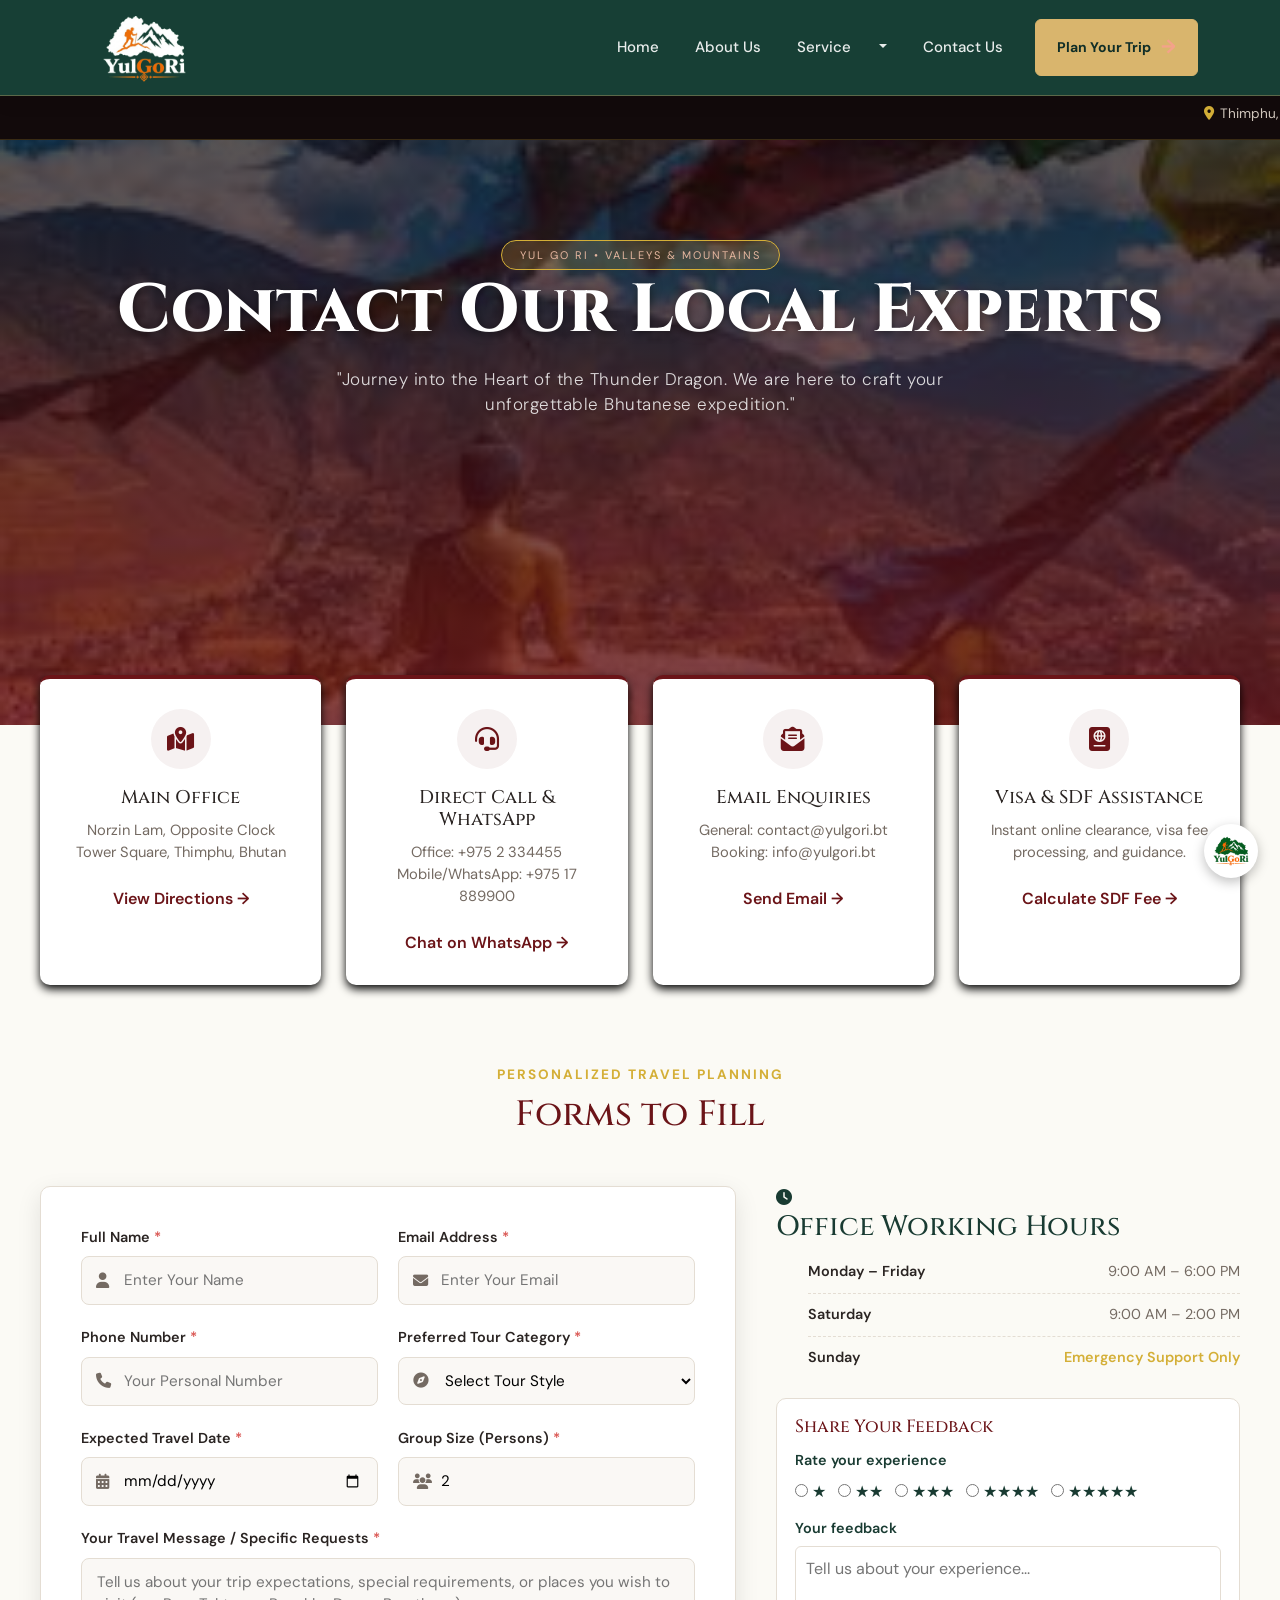
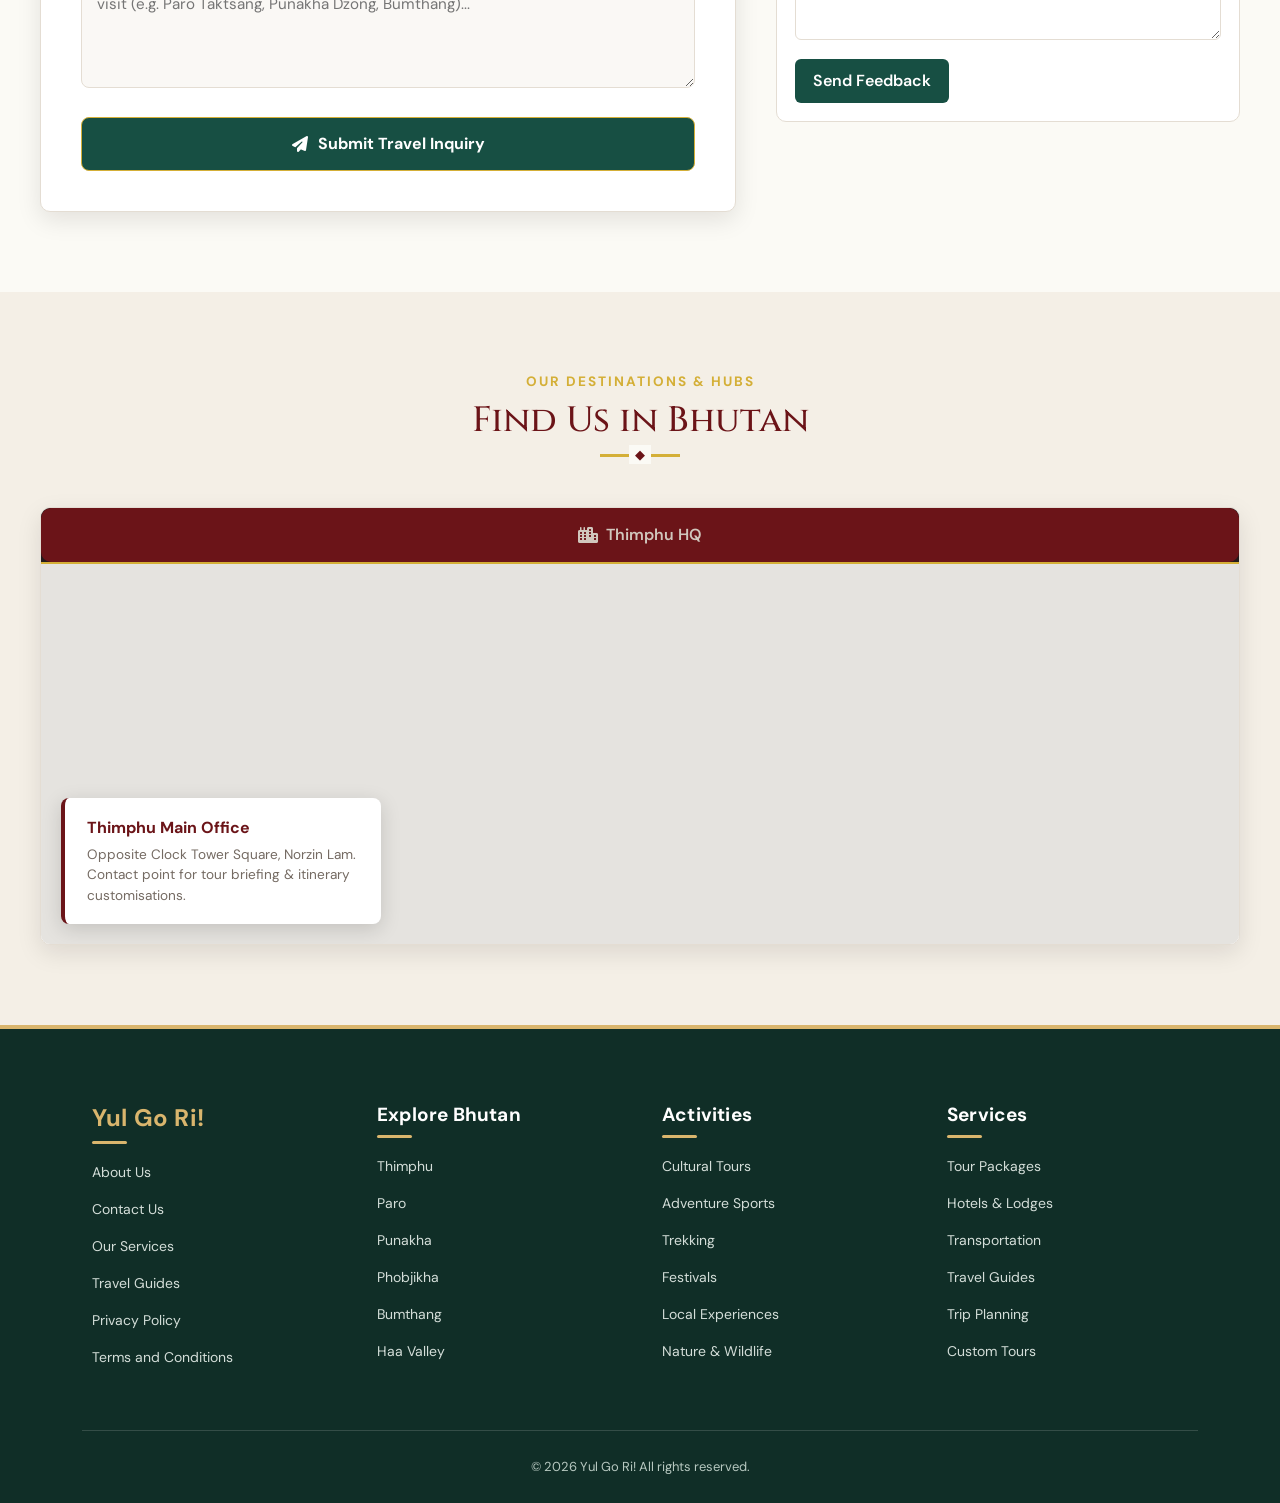
<file: contact.html>
<!DOCTYPE html>
<html lang="en" class="hide-scrollbars">
<head>
    <meta charset="UTF-8">
    <meta name="viewport" content="width=device-width, initial-scale=1.0">
    <link rel="stylesheet"
      href="https://cdn.jsdelivr.net/npm/bootstrap@5.3.3/dist/css/bootstrap.min.css">
    <link rel="stylesheet" href="https://cdnjs.cloudflare.com/ajax/libs/font-awesome/6.4.0/css/all.min.css">
    <!-- Google Fonts -->
    <link rel="preconnect" href="https://fonts.googleapis.com">
    <link rel="preconnect" href="https://fonts.gstatic.com" crossorigin>
    <link href="https://fonts.googleapis.com/css2?family=DM+Sans:wght@400;500;600;700&family=Cinzel:wght@500;700;800&family=Plus+Jakarta+Sans:wght@300;400;500;600;700&display=swap" rel="stylesheet">
   

<link rel="stylesheet" href="./css/footer.css">
<link rel="stylesheet" href="./css/contact.css">
<link rel="shortcut icon" href="./assest/Gemini_Generated_Image_bl9c4bbl9c4bbl9c-removebg-preview.png" type="image/x-icon">

    <title>Yul-Go-Ri Contact </title>
</head>
<body>

    
<!-- HEADER START -->
<header class="site-header">

    <nav class="navbar navbar-expand-lg navbar-dark"
         aria-label="Main navigation">

        <div class="container">

            <!-- Yul Go Ri Logo -->
            <a class="navbar-brand" href="index.html#home">
                <img src="./assest/Gemini_Generated_Image_bl9c4bbl9c4bbl9c-removebg-preview.png"
                     alt="Yul Go Ri Logo"
                     class="site-logo">
            </a>

            <!-- Mobile Menu Button -->
            <button class="navbar-toggler"
                    type="button"
                    data-bs-toggle="collapse"
                    data-bs-target="#mainNavigation"
                    aria-controls="mainNavigation"
                    aria-expanded="false"
                    aria-label="Toggle navigation">

                <span class="navbar-toggler-icon"></span>
            </button>

            <!-- Navigation Links -->
            <div class="collapse navbar-collapse"
                 id="mainNavigation">

                <ul class="navbar-nav">

                    <li class="nav-item">
                        <a class="nav-link" href="index.html">
                            Home
                        </a>
                    </li>

                    <li class="nav-item">
                        <a class="nav-link" href="about.html">
                            About Us
                        </a>
                    </li>

                    <!-- Service Dropdown -->
                    <li class="nav-item dropdown">

                        <a class="nav-link"
                           href="service.html"
                           >
                            Service
                        </a>

                        <button class="nav-link dropdown-toggle service-menu-toggle"
                                type="button"
                                id="serviceDropdown"
                                data-bs-toggle="dropdown"
                                aria-expanded="false"
                                aria-label="Open service menu"></button>

                        <ul class="dropdown-menu"
                            aria-labelledby="serviceDropdown">

                            <li>
                                <a class="dropdown-item"
                                   href="event.html">
                                    Events
                                </a>
                            </li>

                            <li>
                                <a class="dropdown-item"
                                   href="tour.html">
                                    Tours
                                </a>
                            </li>

                            <li>
                                <a class="dropdown-item"
                                   href="stay.html">
                                    Stay
                                </a>
                            </li>

                        </ul>
                    </li>

                    <li class="nav-item">
                        <a class="nav-link" href="contact.html">
                            Contact Us
                        </a>
                    </li>

                </ul>

                <!-- Separate Plan Your Trip Button -->
                <a href="plan.html"
                   class="trip-button header-trip-button">
                    Plan Your Trip <span aria-hidden="true">→</span>
                </a>

            </div>
        </div>
    </nav>
</header>
<!-- HEADER END -->




<!-- Top Information Bar -->
    <div class="dechen-topbar">
    <marquee behavior="scroll" direction="left">
        <div class="dechen-wrapper tshewang-topbar-content">
            <div class="dechen-topbar-info">
                <div class="tshewang-topbar-info-item">
                    <i class="fa-solid fa-location-dot"></i>
                    <span>Thimphu, Kingdom of Bhutan</span>
                </div>
                <div class="tshewang-topbar-info-item">
                    <i class="fa-solid fa-clock"></i>
                    <span>Mon - Sat: 9:00 AM - 6:00 PM (BTT)</span>
                </div>
            </div>
            <div class="dechen-topbar-info">
                <div class="tshewang-topbar-info-item">
                    <i class="fa-solid fa-phone"></i>
                    <span>+975 2 334455</span>
                </div>
                <div class="tshewang-topbar-info-item">
                    <i class="fa-brands fa-whatsapp"></i>
                    <span>+975 17 889900</span>
                </div>
            </div>
        </div>
    </marquee>
</div>

    <!-- Hero Banner -->
    <section class="tshewang-hero">
        <div class="dechen-wrapper">
            <span class="dechen-hero-badge">Yul Go Ri • Valleys & Mountains</span>
            <h1 class="dechen-hero-title">Contact Our Local Experts</h1>
            <p class="tshewang-hero-tagline">"Journey into the Heart of the Thunder Dragon. We are here to craft your unforgettable Bhutanese expedition."</p>
        </div>
    </section>

    <!-- Info Cards Quick Section -->
    <section class="dechen-wrapper" style="position: relative; z-index: 10; margin-top: -24px;">
        <div class="dechen-info-grid">
            <div class="tshewang-info-card">
                <div class="dechen-card-icon">
                    <i class="fa-solid fa-map-location-dot"></i>
                </div>
                <h3 class="tshewang-card-title">Main Office</h3>
                <p class="dechen-card-desc">Norzin Lam, Opposite Clock Tower Square, Thimphu, Bhutan</p>
                <a href="#tshewang-map-container" class="dechen-card-link">View Directions →</a>
            </div>

            <div class="tshewang-info-card">
                <div class="dechen-card-icon">
                    <i class="fa-solid fa-headset"></i>
                </div>
                <h3 class="tshewang-card-title">Direct Call & WhatsApp</h3>
                <p class="dechen-card-desc">Office: +975 2 334455<br>Mobile/WhatsApp: +975 17 889900</p>
                <a href="https://wa.me/97517889900" target="_blank" class="dechen-card-link">Chat on WhatsApp →</a>
            </div>

            <div class="tshewang-info-card">
                <div class="dechen-card-icon">
                    <i class="fa-solid fa-envelope-open-text"></i>
                </div>
                <h3 class="tshewang-card-title">Email Enquiries</h3>
                <p class="dechen-card-desc">General: contact@yulgori.bt<br>Booking: info@yulgori.bt</p>
                <a href="mailto:contact@yulgori.bt" class="dechen-card-link">Send Email →</a>
            </div>

            <div class="tshewang-info-card">
                <div class="dechen-card-icon">
                    <i class="fa-solid fa-passport"></i>
                </div>
                <h3 class="tshewang-card-title">Visa & SDF Assistance</h3>
                <p class="dechen-card-desc">Instant online clearance, visa fee processing, and guidance.</p>
                <a href="#dechen-calculator-widget" class="dechen-card-link">Calculate SDF Fee →</a>
            </div>
        </div>
    </section>

    <!-- Main Form Section -->
    <section class="tshewang-section-padding" id="dechen-inquiry-form">
        <div class="dechen-wrapper">
            <div class="tshewang-section-title-wrapper">
                <span class="dechen-subheading">Personalized Travel Planning</span>
                <h2 class="tshewang-main-heading">Forms to Fill</h2>
                <!-- <div class="tshewang-title-divider"></div> -->
            </div>

            <div class="tshewang-contact-layout">
                <!-- Interactive Form -->
                <div class="dechen-form-container">
                    <form id="tshewang-main-form">
                        <div class="dechen-form-row">
                            <div class="tshewang-form-group">
                                <label class="tshewang-label">Full Name <span>*</span></label>
                                <div class="dechen-input-wrapper">
                                    <i class="fa-solid fa-user"></i>
                                    <input type="text" id="dechen-input-name" class="tshewang-input" placeholder="Enter Your Name" required>
                                </div>
                            </div>
                            <div class="tshewang-form-group">
                                <label class="tshewang-label">Email Address <span>*</span></label>
                                <div class="dechen-input-wrapper">
                                    <i class="fa-solid fa-envelope"></i>
                                    <input type="email" id="dechen-input-email" class="tshewang-input" placeholder="Enter Your Email" required>
                                </div>
                            </div>
                        </div>

                        <div class="dechen-form-row">
                            <div class="tshewang-form-group">
                                <label class="tshewang-label">Phone Number <span>*</span></label>
                                <div class="dechen-input-wrapper">
                                    <i class="fa-solid fa-phone"></i>
                                    <input type="tel" id="dechen-input-phone" class="tshewang-input" placeholder="Your Personal Number"required>
                                </div>
                            </div>
                            <div class="tshewang-form-group">
                                <label class="tshewang-label">Preferred Tour Category <span>*</span></label>
                                <div class="dechen-input-wrapper">
                                    <i class="fa-solid fa-compass"></i>
                                    <select id="dechen-input-category" class="dechen-select" required>
                                        <option value="" disabled selected>Select Tour Style</option>
                                        <option value="Cultural Heritage">Cultural & Dzong Heritage</option>
                                        <option value="Trekking & Hiking">Trekking & Mountain Expeditions</option>
                                        <option value="Festival Tours">Tshechu (Festival) Special</option>
                                        <option value="Luxury & Wellness">Luxury & Himalayan Wellness</option>
                                        <option value="Customized Itinerary">Tailor-Made Custom Package</option>
                                    </select>
                                </div>
                            </div>
                        </div>

                        <div class="dechen-form-row">
                            <div class="tshewang-form-group">
                                <label class="tshewang-label">Expected Travel Date <span>*</span></label>
                                <div class="dechen-input-wrapper">
                                    <i class="fa-solid fa-calendar-days"></i>
                                    <input type="date" id="dechen-input-date" class="tshewang-input" required>
                                </div>
                            </div>
                            <div class="tshewang-form-group">
                                <label class="tshewang-label">Group Size (Persons) <span>*</span></label>
                                <div class="dechen-input-wrapper">
                                    <i class="fa-solid fa-users"></i>
                                    <input type="number" id="dechen-input-guests" class="tshewang-input" min="1" max="50" value="2" required onchange="calculateSDF()">
                                </div>
                            </div>
                        </div>

                        <div class="tshewang-form-group">
                            <label class="tshewang-label">Your Travel Message / Specific Requests <span>*</span></label>
                            <textarea id="dechen-input-message" class="tshewang-textarea" placeholder="Tell us about your trip expectations, special requirements, or places you wish to visit (e.g. Paro Taktsang, Punakha Dzong, Bumthang)..." required></textarea>
                        </div>

                        <button type="submit" class="dechen-submit-btn">
                            <i class="fa-solid fa-paper-plane"></i> Submit Travel Inquiry
                        </button>
                    </form>
                </div>

                    <!-- Hours Widget -->
                    <div class="tshewang-widget`">
                        <div class="dechen-widget-header">
                            <i class="fa-solid fa-clock"></i>
                            <h3 class="tshewang-widget-title">Office Working Hours</h3>
                        </div>
                        <ul class="tshewang-hours-list">
                            <li class="dechen-hour-item">
                                <span class="tshewang-day">Monday – Friday</span>
                                <span class="dechen-time">9:00 AM – 6:00 PM</span>
                            </li>
                            <li class="dechen-hour-item">
                                <span class="tshewang-day">Saturday</span>
                                <span class="dechen-time">9:00 AM – 2:00 PM</span>
                            </li>
                            <li class="dechen-hour-item">
                                <span class="tshewang-day">Sunday</span>
                                <span class="dechen-time" style="color: var(--dechen-saffron); font-weight:600;">Emergency Support Only</span>
                            </li>
                        </ul>



                        <div class="dechen-feedback-container" style="margin-top: 20px; padding: 18px; border: 1px solid var(--tshewang-border); border-radius: 10px; background: #ffffff;">
                            <h3 style="margin: 0 0 12px; color: var(--dechen-maroon); font-size: 1.1rem;">Share Your Feedback</h3>
                            <form onsubmit="event.preventDefault(); alert('Thank you for your feedback'); this.reset();">
                            <fieldset style="margin: 0 0 14px; padding: 0; border: 0;">
                                <legend style="margin-bottom: 8px; font-size: 0.9rem; font-weight: 600;">Rate your experience</legend>
                                <div class="dechen-rating-container" style="display: flex; gap: 12px; flex-wrap: wrap;">
                                    <label><input type="radio" name="dechen-feedback-rating" value="1" aria-label="1 star"> ★</label>
                                    <label><input type="radio" name="dechen-feedback-rating" value="2" aria-label="2 stars"> ★★</label>
                                    <label><input type="radio" name="dechen-feedback-rating" value="3" aria-label="3 stars"> ★★★</label>
                                    <label><input type="radio" name="dechen-feedback-rating" value="4" aria-label="4 stars"> ★★★★</label>
                                    <label><input type="radio" name="dechen-feedback-rating" value="5" aria-label="5 stars"> ★★★★★</label>
                                </div>
                            </fieldset>
                            <label for="dechen-feedback-message" style="display: block; margin-bottom: 6px; font-size: 0.9rem; font-weight: 600;">Your feedback</label>
                            <textarea id="dechen-feedback-message" rows="3" placeholder="Tell us about your experience..." style="box-sizing: border-box; width: 100%; padding: 10px; border: 1px solid var(--tshewang-border); border-radius: 6px; font: inherit; resize: vertical;"></textarea>
                            <button class="dechen-buttonHover" type="submit" style="margin-top: 12px; padding: 10px 18px; border: 0; border-radius: 6px; background: #174f43; color: #ffffff; font: inherit; font-weight: 600; cursor: pointer;">Send Feedback</button>
                            </form>
                        </div>

                        <!-- ends heree -->
                    </div>
                </div>
            </div>
        </div>
    </section>

    <!-- Interactive Location Preview Section -->
    <section class="tshewang-section-padding" style="background: #f4efe6;">
        <div class="dechen-wrapper">
            <div class="tshewang-section-title-wrapper">
                <span class="dechen-subheading">Our Destinations & Hubs</span>
                <h2 class="tshewang-main-heading">Find Us in Bhutan</h2>
                <div class="tshewang-title-divider"></div>
            </div>

            <div class="tshewang-map-section" id="tshewang-map-container">
                <div class="dechen-map-tabs">
                    <button style="text-emphasis-color: white;" class="tshewang-map-tab dechen-active-tab" onclick="switchLocation('thimphu', this)">
                        <i class="fa-solid fa-city"></i> Thimphu HQ
                    </button>
                   
                </div>
                <div class="dechen-map-viewport">
                    <iframe id="dechen-map-iframe" class="dechen-map-frame" src="https://www.google.com/maps/embed?pb=!1m18!1m12!1m3!1d14169.580227184283!2d89.63000806977539!3d27.47122119999999!2m3!1f0!2f0!3f0!3m2!1i1024!2i768!4f13.1!3m3!1m2!1s0x39e19419cf1a182d%3A0xb304ef23b729fb1e!2sClock%20Tower%20Square!5e0!3m2!1sen!2sbt!4v1700000000000!5m2!1sen!2sbt" allowfullscreen="" loading="lazy"></iframe>
                    
                    <div class="tshewang-map-overlay-card">
                        <div class="dechen-overlay-title" id="tshewang-loc-title">Thimphu Main Office</div>
                        <div class="tshewang-overlay-desc" id="tshewang-loc-desc">Opposite Clock Tower Square, Norzin Lam. Contact point for tour briefing & itinerary customisations.</div>
                    </div>
                </div>
            </div>
        </div>
    </section>

   





<!-- FOOTER START -->
<!-- CHATBOT BUTTON -->
<button class="chatbot-button" type="button" onclick="openChat()">
    <img src="./assest/image/tour.img/final_logo-removebg-preview.png" alt="Yul-Go-Ri logo">
</button>

<!-- CHATBOT BOX -->
<div class="chatbot-box" id="chatbot">
    <div class="chat-header">
        <img src="./assest/image/tour.img/final_logo-removebg-preview.png" alt="Yul-Go-Ri logo">
        <span>Yul-Go-Ri Assistant</span>
        <button class="chat-close" type="button" onclick="closeChat()" aria-label="Close chat">&times;</button>
    </div>

    <div class="chat-messages" id="messages">
        <div class="bot-message">
            Hi! 👋 Welcome to Yul-Go-Ri. Ask me about the sacred places of Bhutan.
        </div>
    </div>

    <form class="chat-input" id="chatForm">
        <input type="text" id="userInput" placeholder="Type your message...">
        <button type="submit">Send</button>
    </form>
</div>

<footer class="site-footer text-light" id="contact">

    <div class="container py-5">

        <div class="row g-4">

            <!-- Company links -->
            <section class="col-12 col-sm-6 col-lg-3 footercard">
                <h2>Yul Go Ri!</h2>

                <ul class="list-unstyled footer-links">
                    <li><a href="about.html#about">About Us</a></li>
                    <li><a href="contact.html#contact-content">Contact Us</a></li>
                    <li><a href="service.html#services">Our Services</a></li>
                    <li><a href="service.html#services">Travel Guides</a></li>
                    <li><a href="contact.html#contact-content">Privacy Policy</a></li>
                    <li><a href="contact.html#contact-content">Terms and Conditions</a></li>
                </ul>
            </section>

            <!-- Destinations -->
            <section class="col-12 col-sm-6 col-lg-3 footercard">
                <h2>Explore Bhutan</h2>

                <ul class="list-unstyled footer-links">
                    <li><a href="index.html#home">Thimphu</a></li>
                    <li><a href="index.html#home">Paro</a></li>
                    <li><a href="index.html#home">Punakha</a></li>
                    <li><a href="index.html#home">Phobjikha</a></li>
                    <li><a href="index.html#home">Bumthang</a></li>
                    <li><a href="index.html#home">Haa Valley</a></li>
                </ul>
            </section>

            <!-- Activities -->
            <section class="col-12 col-sm-6 col-lg-3 footercard">
                <h2>Activities</h2>

                <ul class="list-unstyled footer-links">
                    <li><a href="tour.html#tours">Cultural Tours</a></li>
                    <li><a href="tour.html#tours">Adventure Sports</a></li>
                    <li><a href="tour.html#tours">Trekking</a></li>
                    <li><a href="event.html#events">Festivals</a></li>
                    <li><a href="tour.html#tours">Local Experiences</a></li>
                    <li><a href="tour.html#tours">Nature &amp; Wildlife</a></li>
                </ul>
            </section>

            <!-- Services -->
            <section class="col-12 col-sm-6 col-lg-3 footercard">
                <h2>Services</h2>

                <ul class="list-unstyled footer-links">
                    <li><a href="tour.html#tours">Tour Packages</a></li>
                    <li><a href="stay.html#stay">Hotels &amp; Lodges</a></li>
                    <li><a href="service.html#services">Transportation</a></li>
                    <li><a href="service.html#services">Travel Guides</a></li>
                    <li><a href="plan.html">Trip Planning</a></li>
                    <li><a href="tour.html#tours">Custom Tours</a></li>
                </ul>
            </section>

        </div>

        <!-- Copyright -->
        <div class="footer-bottom mt-4 pt-3 text-center">
            <p class="mb-0">
                &copy; 2026 Yul Go Ri! All rights reserved.
            </p>
        </div>

    </div>
</footer>
<!-- FOOTER END -->



<div id="tshewang-modal" class="dechen-modal-overlay" aria-hidden="true">
    <div class="tshewang-modal-card" role="dialog" aria-modal="true" aria-labelledby="tshewang-modal-title" aria-describedby="tshewang-modal-message">
        <div class="dechen-success-icon" aria-hidden="true">
            <i class="fa-solid fa-check"></i>
        </div>
        <h2 id="tshewang-modal-title" class="tshewang-modal-title">Thank You for Your Inquiry!</h2>
        <p id="tshewang-modal-message" class="dechen-modal-msg">We’ve received your travel inquiry and will get back to you soon, la!</p>
        <button id="tshewang-modal-close" class="tshewang-modal-close" type="button">OK</button>
    </div>
</div>

<script src="./js/contact.js"></script>
<script src="https://cdn.jsdelivr.net/npm/bootstrap@5.3.3/dist/js/bootstrap.bundle.min.js"></script>
</body>
</html>
</file>
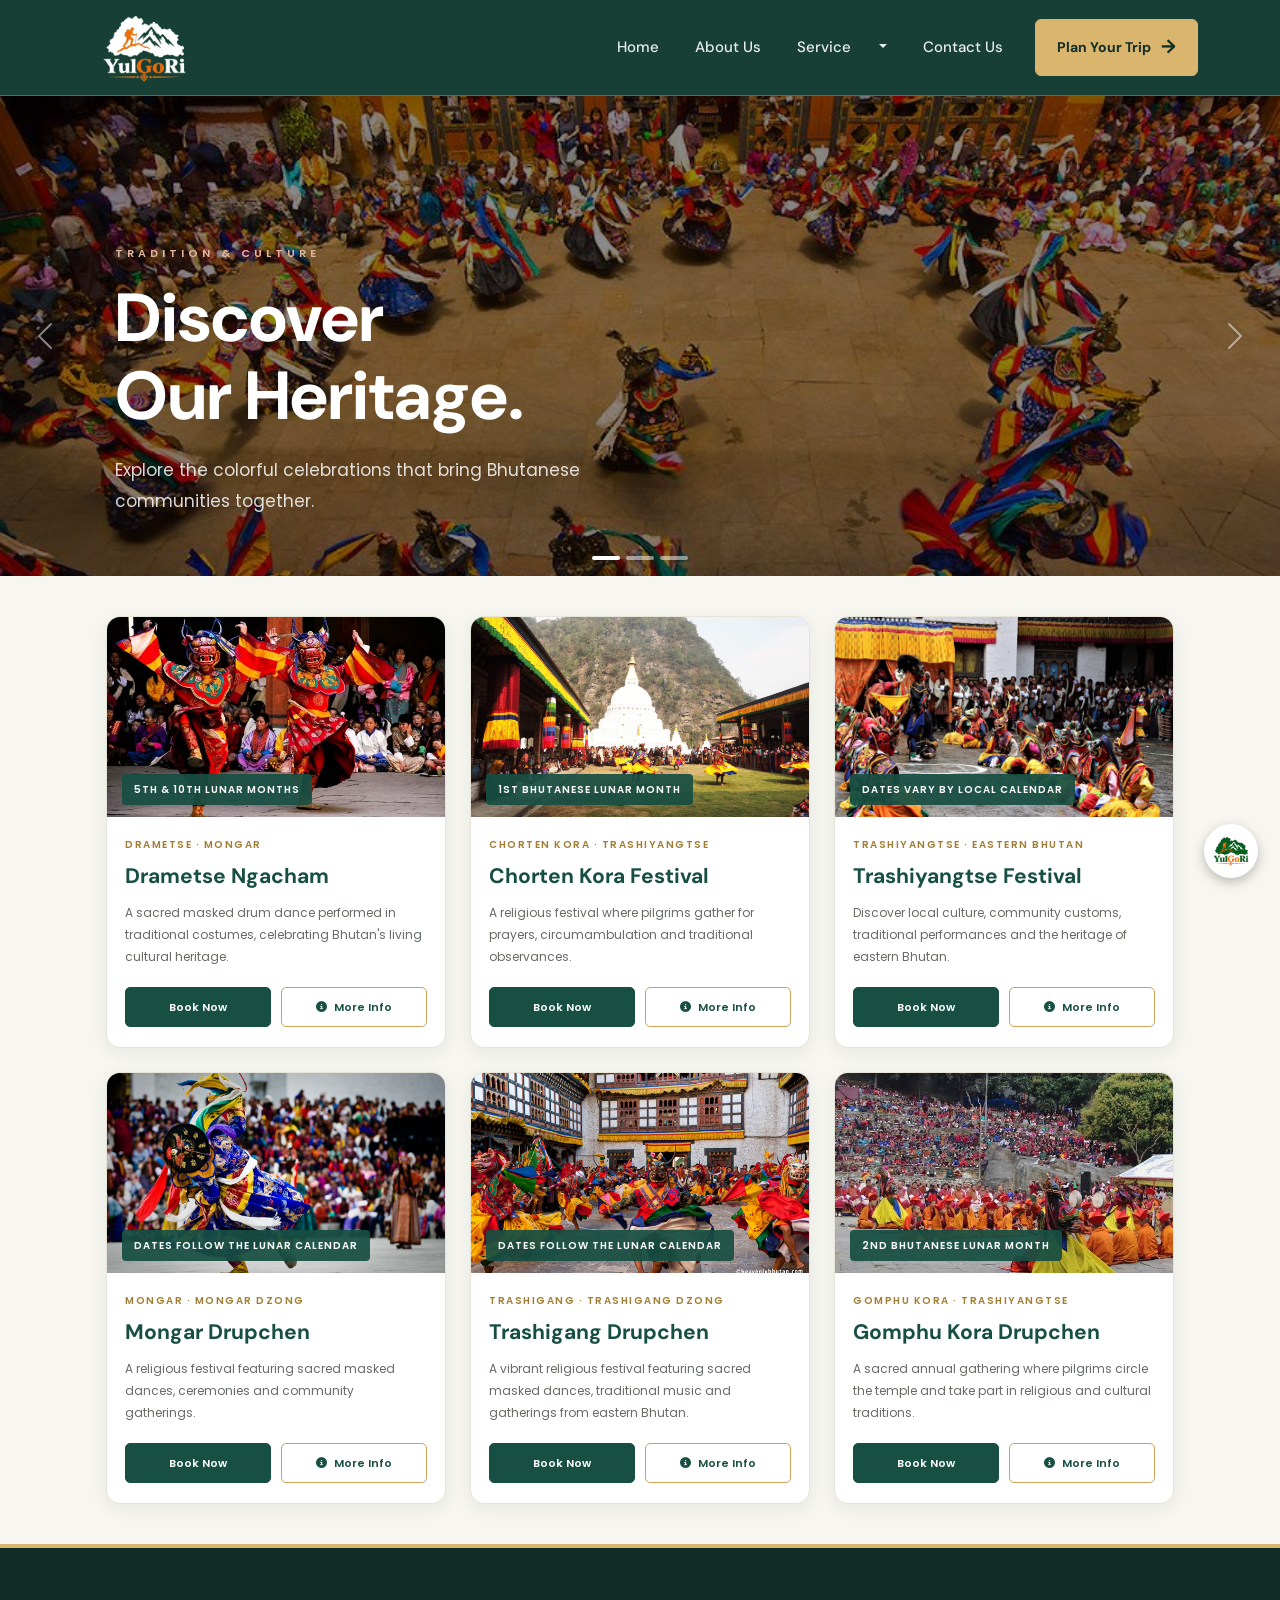
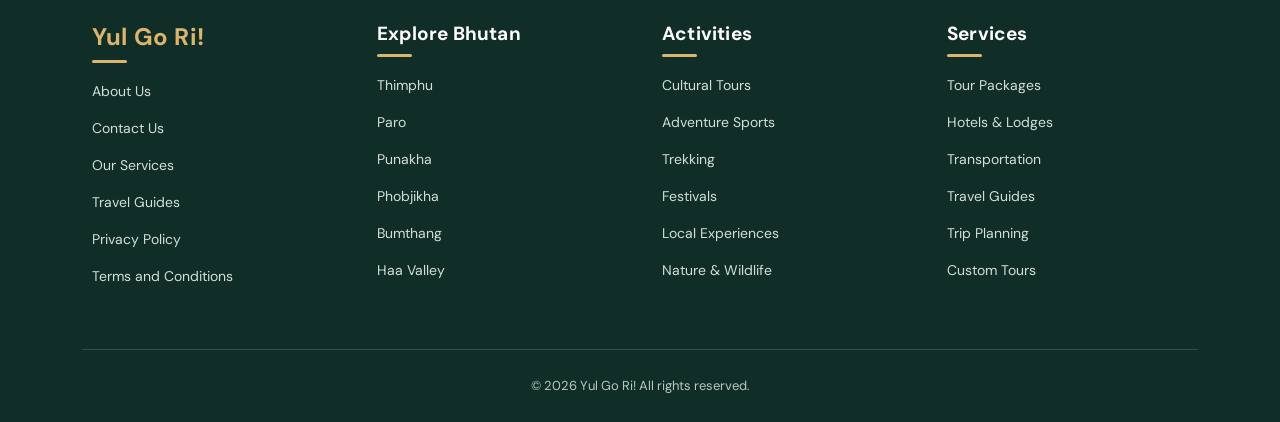
<file: event.html>
<!doctype html>
<html lang="en" class="hide-scrollbars">
  <head>
    <meta charset="UTF-8" />
    <meta name="viewport" content="width=device-width, initial-scale=1.0" />
    <link
      rel="stylesheet"
      href="https://cdn.jsdelivr.net/npm/bootstrap@5.3.3/dist/css/bootstrap.min.css"
    />
    <link rel="preconnect" href="https://fonts.googleapis.com" />
    <link rel="preconnect" href="https://fonts.gstatic.com" crossorigin />
    <link
      href="https://fonts.googleapis.com/css2?family=DM+Sans:wght@400;500;600;700&family=Playfair+Display:ital,wght@0,400..900;1,400..900&family=Poppins:wght@300;400;500;600;700&display=swap"
      rel="stylesheet"
    />

    <link
      rel="stylesheet"
      href="https://cdnjs.cloudflare.com/ajax/libs/font-awesome/6.7.2/css/all.min.css"
    />

    <link rel="stylesheet" href="./css/footer.css" />
    <link rel="stylesheet" href="./css/event.css" />
    <link rel="shortcut icon" href="./assest/Gemini_Generated_Image_bl9c4bbl9c4bbl9c-removebg-preview.png" type="image/x-icon">
     <title> Yul-Go-Ri Events </title>
  </head>
  <body>
    <!-- HEADER START -->
    <header class="site-header">
      <nav
        class="navbar navbar-expand-lg navbar-dark"
        aria-label="Main navigation"
      >
        <div class="container">
          <!-- Yul Go Ri Logo -->
          <a class="navbar-brand" href="index.html#home">
            <img
              src="./assest/Gemini_Generated_Image_bl9c4bbl9c4bbl9c-removebg-preview.png"
              alt="Yul Go Ri Logo"
              class="site-logo"
            />
          </a>

          <!-- Mobile Menu Button -->
          <button
            class="navbar-toggler"
            type="button"
            data-bs-toggle="collapse"
            data-bs-target="#mainNavigation"
            aria-controls="mainNavigation"
            aria-expanded="false"
            aria-label="Toggle navigation"
          >
            <span class="navbar-toggler-icon"></span>
          </button>

          <!-- Navigation Links -->
          <div class="collapse navbar-collapse" id="mainNavigation">
            <ul class="navbar-nav">
              <li class="nav-item">
                <a class="nav-link" href="index.html"> Home </a>
              </li>

              <li class="nav-item">
                <a class="nav-link" href="about.html"> About Us </a>
              </li>

              <!-- Service Dropdown -->
              <li class="nav-item dropdown">
                <a class="nav-link" href="service.html"> Service </a>

                <button
                  class="nav-link dropdown-toggle service-menu-toggle"
                  type="button"
                  id="serviceDropdown"
                  data-bs-toggle="dropdown"
                  aria-expanded="false"
                  aria-label="Open service menu"
                ></button>

                <ul class="dropdown-menu" aria-labelledby="serviceDropdown">
                  <li>
                    <a class="dropdown-item" href="event.html"> Events </a>
                  </li>

                  <li>
                    <a class="dropdown-item" href="tour.html"> Tours </a>
                  </li>

                  <li>
                    <a class="dropdown-item" href="stay.html"> Stay </a>
                  </li>
                </ul>
              </li>

              <li class="nav-item">
                <a class="nav-link" href="contact.html"> Contact Us </a>
              </li>
            </ul>

            <!-- Separate Plan Your Trip Button -->
            <a href="plan.html" class="trip-button header-trip-button">
              Plan Your Trip <span aria-hidden="true">→</span>
            </a>
          </div>
        </div>
      </nav>
    </header>
    <!-- HEADER END -->

    <!-- header ends here  -->
 
    <section class="festival-section">
      <!-- HERO CAROUSEL -->
      <div id="festivalCarousel" class="carousel slide" data-bs-ride="carousel">
        <div class="carousel-indicators">
          <button
            type="button"
            data-bs-target="#festivalCarousel"
            data-bs-slide-to="0"
            class="active"
          ></button>
          <button
            type="button"
            data-bs-target="#festivalCarousel"
            data-bs-slide-to="1"
          ></button>
          <button
            type="button"
            data-bs-target="#festivalCarousel"
            data-bs-slide-to="2"
          ></button>
        </div>

        <div class="carousel-inner">
          <div class="carousel-item active" data-bs-interval="5000">
            <img src="./assest/image/event/1.jpg" alt="Bhutanese heritage" />
            <div class="carousel-hero-text">
              <p class="hero-eyebrow">TRADITION & CULTURE</p>
              <h1>Discover <br />Our Heritage.</h1>
              <p class="hero-description">
                Explore the colorful celebrations that bring Bhutanese
                communities together.
              </p>
            </div>
          </div>

          <div class="carousel-item" data-bs-interval="5000">
            <img src="./assest/image/event/2.jpg" alt="Bhutanese traditions" />
            <div class="carousel-hero-text">
              <p class="hero-eyebrow">THE SPIRIT OF BHUTAN</p>
              <h1>Traditions <br />Come Alive.</h1>
              <p class="hero-description">
                Discover sacred ceremonies, traditional performances and
                unforgettable experiences.
              </p>
            </div>
          </div>

          <div class="carousel-item" data-bs-interval="5000">
            <img src="./assest/image/event/3.jpg" alt="Eastern Bhutan" />
            <div class="carousel-hero-text">
              <p class="hero-eyebrow">FESTIVALS & DRUP</p>
              <h1>Celebrate <br />Bhutan.</h1>
              <p class="hero-description">
                Experience eastern Bhutan's vibrant festivals, sacred dances and
                rich traditions.
              </p>
            </div>
          </div>
        </div>

        <button
          class="carousel-control-prev"
          type="button"
          data-bs-target="#festivalCarousel"
          data-bs-slide="prev"
        >
          <span class="carousel-control-prev-icon"></span>
        </button>

        <button
          class="carousel-control-next"
          type="button"
          data-bs-target="#festivalCarousel"
          data-bs-slide="next"
        >
          <span class="carousel-control-next-icon"></span>
        </button>
      </div>

      <!-- EASTERN BHUTAN FESTIVALS -->
      <div class="festival-container">
        <!-- DRAMETSE NGACHAM -->
        <div class="festival-card">
          <div class="festival-image">
            <img src="./assest/image/event/drametse ngacham.avif" alt="Drametse Ngacham" />
            <p class="image-date">5TH & 10TH LUNAR MONTHS</p>
          </div>

          <div class="festival-info">
            <p class="location">DRAMETSE · MONGAR</p>
            <h2>Drametse Ngacham</h2>
            <p class="description">
              A sacred masked drum dance performed in traditional costumes,
              celebrating Bhutan's living cultural heritage.
            </p>

            <div class="button-container">
              <a class="event-book" href="plan.html">Book Now</a>

              <button
                class="more-info"
                type="button"
                data-title="Drametse Ngacham"
                data-location="DRAMETSE · MONGAR"
                data-date="5TH & 10TH MONTHS OF THE BHUTANESE LUNAR CALENDAR"
                data-description="Drametse Ngacham is a traditional sacred masked drum dance associated with Drametse Monastery in Mongar, eastern Bhutan."
              >
                <i class="fa-solid fa-circle-info"></i> More Info
              </button>
            </div>
          </div>
        </div>

        <!-- CHORTEN KORA FESTIVAL -->
        <div class="festival-card">
          <div class="festival-image">
            <img
              src="./assest/image/event/chorten-kora-festival.jpg"
              alt="Chorten Kora Festival"
            />
            <p class="image-date">1ST BHUTANESE LUNAR MONTH</p>
          </div>

          <div class="festival-info">
            <p class="location">CHORTEN KORA · TRASHIYANGTSE</p>
            <h2>Chorten Kora Festival</h2>
            <p class="description">
              A religious festival where pilgrims gather for prayers,
              circumambulation and traditional observances.
            </p>

            <div class="button-container">
              <a class="event-book" href="plan.html">Book Now</a>
             
              <button
                class="more-info"
                type="button"
                data-title="Chorten Kora Festival"
                data-location="CHORTEN KORA · TRASHIYANGTSE"
                data-date="1ST BHUTANESE LUNAR MONTH; DATES VARY EACH YEAR"
                data-description="Chorten Kora Festival is held at the historic stupa in Trashiyangtse, eastern Bhutan. Pilgrims gather for circumambulation and religious observances."
              >
                <i class="fa-solid fa-circle-info"></i> More Info
              </button>
            </div>
          </div>
        </div>

        <!-- TRASHIYANGTSE FESTIVAL -->
        <div class="festival-card">
          <div class="festival-image">
            <img
              src="./assest/image/event/Trashiayngtse Tshechu (4).jpg"
              alt="Trashiyangtse Festival"
            />
            <p class="image-date">DATES VARY BY LOCAL CALENDAR</p>
          </div>

          <div class="festival-info">
            <p class="location">TRASHIYANGTSE · EASTERN BHUTAN</p>
            <h2>Trashiyangtse Festival</h2>
            <p class="description">
              Discover local culture, community customs, traditional
              performances and the heritage of eastern Bhutan.
            </p>

            <div class="button-container">
              <a class="event-book" href="plan.html">Book Now</a>

              <button
                class="more-info"
                type="button"
                data-title="Trashiyangtse Festival"
                data-location="TRASHIYANGTSE · EASTERN BHUTAN"
                data-date="CHECK THE LOCAL FESTIVAL CALENDAR"
                data-description="This card highlights local cultural and religious traditions in Trashiyangtse. Confirm the specific event and annual dates with local organizers before visiting."
              >
                <i class="fa-solid fa-circle-info"></i> More Info
              </button>
            </div>
          </div>
        </div>

        <!-- MONGAR TSHETCHU -->
        <div class="festival-card">
          <div class="festival-image">
            <img src="./assest/image/event/mongar.jpg" alt="Mongar Tshechu" />
            <p class="image-date">DATES FOLLOW THE LUNAR CALENDAR</p>
          </div>

          <div class="festival-info">
            <p class="location">MONGAR · MONGAR DZONG</p>
            <h2>Mongar Drupchen</h2>
            <p class="description">
              A religious festival featuring sacred masked dances, ceremonies
              and community gatherings.
            </p>

            <div class="button-container">
              <a class="event-book" href="plan.html">Book Now</a>

              <button
                class="more-info"
                type="button"
                data-title="Mongar Tshechu"
                data-location="MONGAR · MONGAR DZONG"
                data-date="DATES VARY BY THE BHUTANESE LUNAR CALENDAR"
                data-description="Mongar Tshechu is a religious festival in eastern Bhutan featuring sacred dances and traditional celebrations. Check the official annual calendar for exact dates."
              >
                <i class="fa-solid fa-circle-info"></i> More Info
              </button>
            </div>
          </div>
        </div>

        <!-- TRASHIGANG TSHETCHU -->
        <div class="festival-card">
          <div class="festival-image">
            <img src="./assest/image/event/tashigang.jpg" alt="Trashigang Tshechu" />
            <p class="image-date">DATES FOLLOW THE LUNAR CALENDAR</p>
          </div>

          <div class="festival-info">
            <p class="location">TRASHIGANG · TRASHIGANG DZONG</p>
            <h2>Trashigang Drupchen</h2>
            <p class="description">
              A vibrant religious festival featuring sacred masked dances,
              traditional music and gatherings from eastern Bhutan.
            </p>

            <div class="button-container">
              <a class="event-book" href="plan.html">Book Now</a>

              <button
                class="more-info"
                type="button"
                data-title="Trashigang Tshechu"
                data-location="TRASHIGANG · TRASHIGANG DZONG"
                data-date="DATES VARY BY THE BHUTANESE LUNAR CALENDAR"
                data-description="Trashigang Tshechu is a well-known religious festival in eastern Bhutan. Visitors gather at Trashigang Dzong to watch sacred dances and take part in traditional celebrations."
              >
                <i class="fa-solid fa-circle-info"></i> More Info
              </button>
            </div>
          </div>
        </div>
      
        <!-- GOMPHU KORA -->
        <div class="festival-card">
          <div class="festival-image">
            <img src="./assest/image/event/gomphu kora.jpg" alt="Gomphu Kora Festival" />
            <p class="image-date">2ND BHUTANESE LUNAR MONTH</p>
          </div>

          <div class="festival-info">
            <p class="location">GOMPHU KORA · TRASHIYANGTSE</p>
            <h2>Gomphu Kora Drupchen</h2>
            <p class="description">
              A sacred annual gathering where pilgrims circle the temple and
              take part in religious and cultural traditions.
            </p>

            <div class="button-container">
              <a class="event-book" href="plan.html">Book Now</a>

              <button
                class="more-info"
                type="button"
                data-title="Gomphu Kora Festival"
                data-location="GOMPHU KORA · TRASHIYANGTSE"
                data-date="2ND BHUTANESE LUNAR MONTH; DATES VARY EACH YEAR"
                data-description="Gomphu Kora Festival is held in Trashiyangtse, eastern Bhutan. Pilgrims gather for circumambulation, prayers and traditional observances. Exact dates change each year."
              >
                <i class="fa-solid fa-circle-info"></i> More Info
              </button>
            </div>
          </div>
        </div>
      </div>
    </section>

    <!-- MORE INFO POPUP -->
    <div id="info-popup" class="info-popup">
      <div class="info-box">
        <button id="close-info" type="button">
          <i class="fa-solid fa-xmark"></i>
        </button>

        <p class="popup-small-title">FESTIVALS & DRUP · BHUTAN</p>
        <h2 id="info-title"></h2>

        <div class="popup-details">
          <p>
            <i class="fa-solid fa-location-dot"></i>
            <span id="info-location"></span>
          </p>
          <p>
            <i class="fa-regular fa-calendar"></i>
            <span id="info-date"></span>
          </p>
        </div>

        <div class="popup-section">
          <h3><i class="fa-solid fa-book-open"></i> About the Event</h3>
          <p id="info-description"></p>
        </div>

        <div class="popup-section">
          <h3><i class="fa-solid fa-landmark"></i> Cultural Significance</h3>
          <p id="info-culture"></p>
        </div>

        <div class="popup-section">
          <h3><i class="fa-solid fa-star"></i> What to Experience</h3>
          <ul id="info-activities"></ul>
        </div>

        <div class="popup-section">
          <h3><i class="fa-solid fa-lightbulb"></i> Visitor Tips</h3>
          <p id="info-tips"></p>
        </div>

        <p class="popup-footer">
          Discover Bhutan · Experience Our Living Heritage
        </p>
      </div>
    </div>

    <!-- header end here -->

    <!-- FOOTER START -->
    <!-- CHATBOT BUTTON -->
    <button class="chatbot-button" type="button" onclick="openChat()">
      <img
        src="./assest/image/tour.img/final_logo-removebg-preview.png"
        alt="Yul-Go-Ri logo"
      />
    </button>

    <!-- CHATBOT BOX -->
    <div class="chatbot-box" id="chatbot">
      <div class="chat-header">
        <img
          src="./assest/image/tour.img/final_logo-removebg-preview.png"
          alt="Yul-Go-Ri logo"
        />
        <span>Yul-Go-Ri Assistant</span>
        <button type="button" onclick="closeChat()">
          <i class="fa-solid fa-xmark"></i>
        </button>
      </div>

      <div class="chat-messages" id="messages">
        <div class="bot-message">
          Hi! 👋 Welcome to Yul-Go-Ri. Ask me about the sacred places of Bhutan.
        </div>
      </div>

      <form class="chat-input" id="chatForm">
        <input type="text" id="userInput" placeholder="Type your message..." />
        <button type="submit">Send</button>
      </form>
    </div>

    <footer class="site-footer text-light" id="contact">
      <div class="container py-5">
        <div class="row g-4">
          <!-- Company links -->
          <section class="col-12 col-sm-6 col-lg-3 footercard">
            <h2>Yul Go Ri!</h2>

            <ul class="list-unstyled footer-links">
              <li><a href="about.html#about">About Us</a></li>
              <li><a href="contact.html#contact-content">Contact Us</a></li>
              <li><a href="service.html#services">Our Services</a></li>
              <li><a href="service.html#services">Travel Guides</a></li>
              <li><a href="contact.html#contact-content">Privacy Policy</a></li>
              <li>
                <a href="contact.html#contact-content">Terms and Conditions</a>
              </li>
            </ul>
          </section>

          <!-- Destinations -->
          <section class="col-12 col-sm-6 col-lg-3 footercard">
            <h2>Explore Bhutan</h2>

            <ul class="list-unstyled footer-links">
              <li><a href="index.html#home">Thimphu</a></li>
              <li><a href="index.html#home">Paro</a></li>
              <li><a href="index.html#home">Punakha</a></li>
              <li><a href="index.html#home">Phobjikha</a></li>
              <li><a href="index.html#home">Bumthang</a></li>
              <li><a href="index.html#home">Haa Valley</a></li>
            </ul>
          </section>

          <!-- Activities -->
          <section class="col-12 col-sm-6 col-lg-3 footercard">
            <h2>Activities</h2>

            <ul class="list-unstyled footer-links">
              <li><a href="tour.html#tours">Cultural Tours</a></li>
              <li><a href="tour.html#tours">Adventure Sports</a></li>
              <li><a href="tour.html#tours">Trekking</a></li>
              <li><a href="event.html#events">Festivals</a></li>
              <li><a href="tour.html#tours">Local Experiences</a></li>
              <li><a href="tour.html#tours">Nature &amp; Wildlife</a></li>
            </ul>
          </section>

          <!-- Services -->
          <section class="col-12 col-sm-6 col-lg-3 footercard">
            <h2>Services</h2>

            <ul class="list-unstyled footer-links">
              <li><a href="tour.html#tours">Tour Packages</a></li>
              <li><a href="stay.html#stay">Hotels &amp; Lodges</a></li>
              <li><a href="service.html#services">Transportation</a></li>
              <li><a href="service.html#services">Travel Guides</a></li>
              <li><a href="plan.html">Trip Planning</a></li>
              <li><a href="tour.html#tours">Custom Tours</a></li>
            </ul>
          </section>
        </div>

        <!-- Copyright -->
        <div class="footer-bottom mt-4 pt-3 text-center">
          <p class="mb-0">&copy; 2026 Yul Go Ri! All rights reserved.</p>
        </div>
      </div>
    </footer>
    <!-- FOOTER END -->

    <script src="./js/event.js"></script>
    <script src="https://cdn.jsdelivr.net/npm/bootstrap@5.3.3/dist/js/bootstrap.bundle.min.js"></script>
  </body>
</html>
</file>
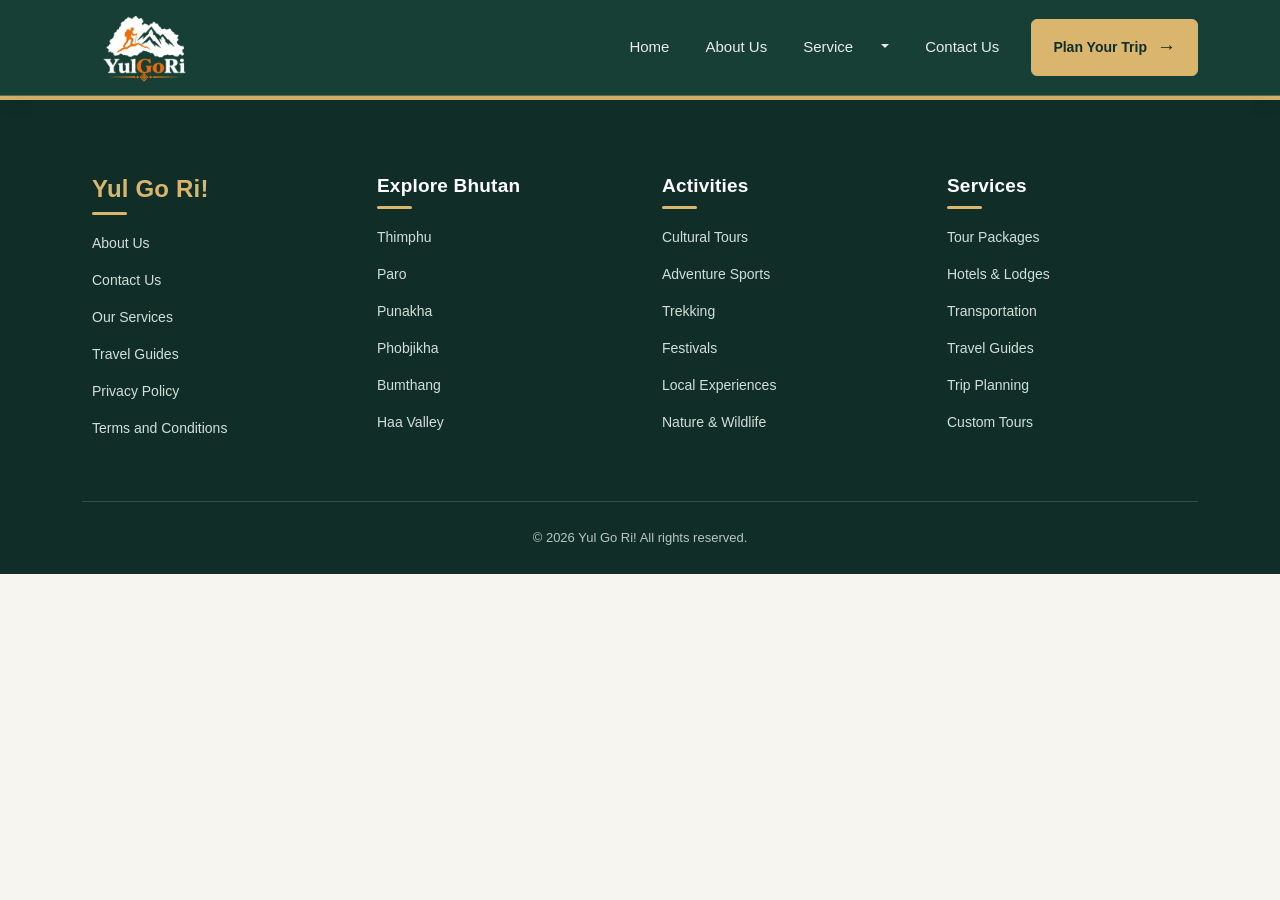
<file: footerheader.html>
<!doctype html>
<html lang="en">
  <head>
    <meta charset="UTF-8" />
    <meta name="viewport" content="width=device-width, initial-scale=1.0" />
    <link
      rel="stylesheet"
      href="https://cdn.jsdelivr.net/npm/bootstrap@5.3.3/dist/css/bootstrap.min.css"
    />

    <link rel="stylesheet" href="./css/footer.css" />

    <title>Document</title>
  </head>
  <body>
    <!-- HEADER START -->
    <header class="site-header">
      <nav
        class="navbar navbar-expand-lg navbar-dark"
        aria-label="Main navigation"
      >
        <div class="container">
          <!-- Yul Go Ri Logo -->
          <a class="navbar-brand" href="index.html#home">
            <img
              src="./assest/Gemini_Generated_Image_bl9c4bbl9c4bbl9c-removebg-preview.png"
              alt="Yul Go Ri Logo"
              class="site-logo"
            />
          </a>

          <!-- Mobile Menu Button -->
          <button
            class="navbar-toggler"
            type="button"
            data-bs-toggle="collapse"
            data-bs-target="#mainNavigation"
            aria-controls="mainNavigation"
            aria-expanded="false"
            aria-label="Toggle navigation"
          >
            <span class="navbar-toggler-icon"></span>
          </button>

          <!-- Navigation Links -->
          <div class="collapse navbar-collapse" id="mainNavigation">
            <ul class="navbar-nav">
              <li class="nav-item">
                <a class="nav-link" href="index.html"> Home </a>
              </li>

              <li class="nav-item">
                <a class="nav-link" href="about.html"> About Us </a>
              </li>

              <!-- Service Dropdown -->
              <li class="nav-item dropdown">
                <a class="nav-link" href="service.html"> Service </a>

                <button
                  class="nav-link dropdown-toggle service-menu-toggle"
                  type="button"
                  id="serviceDropdown"
                  data-bs-toggle="dropdown"
                  aria-expanded="false"
                  aria-label="Open service menu"
                ></button>

                <ul class="dropdown-menu" aria-labelledby="serviceDropdown">
                  <li>
                    <a class="dropdown-item" href="event.html"> Events </a>
                  </li>

                  <li>
                    <a class="dropdown-item" href="tour.html"> Tours </a>
                  </li>

                  <li>
                    <a class="dropdown-item" href="stay.html"> Stay </a>
                  </li>
                </ul>
              </li>

              <li class="nav-item">
                <a class="nav-link" href="contact.html"> Contact Us </a>
              </li>
            </ul>

            <!-- Separate Plan Your Trip Button -->
            <a href="plan.html" class="trip-button header-trip-button">
              Plan Your Trip <span aria-hidden="true">→</span>
            </a>
          </div>
        </div>
      </nav>
    </header>
    <!-- HEADER END -->

    <!-- FOOTER START -->
    <footer class="site-footer text-light" id="contact">
      <div class="container py-5">
        <div class="row g-4">
          <!-- Company links -->
          <section class="col-12 col-sm-6 col-lg-3 footercard">
            <h2>Yul Go Ri!</h2>

            <ul class="list-unstyled footer-links">
              <li><a href="about.html#about">About Us</a></li>
              <li><a href="contact.html#contact-content">Contact Us</a></li>
              <li><a href="service.html#services">Our Services</a></li>
              <li><a href="service.html#services">Travel Guides</a></li>
              <li><a href="contact.html#contact-content">Privacy Policy</a></li>
              <li>
                <a href="contact.html#contact-content">Terms and Conditions</a>
              </li>
            </ul>
          </section>

          <!-- Destinations -->
          <section class="col-12 col-sm-6 col-lg-3 footercard">
            <h2>Explore Bhutan</h2>

            <ul class="list-unstyled footer-links">
              <li><a href="index.html#home">Thimphu</a></li>
              <li><a href="index.html#home">Paro</a></li>
              <li><a href="index.html#home">Punakha</a></li>
              <li><a href="index.html#home">Phobjikha</a></li>
              <li><a href="index.html#home">Bumthang</a></li>
              <li><a href="index.html#home">Haa Valley</a></li>
            </ul>
          </section>

          <!-- Activities -->
          <section class="col-12 col-sm-6 col-lg-3 footercard">
            <h2>Activities</h2>

            <ul class="list-unstyled footer-links">
              <li><a href="tour.html#tours">Cultural Tours</a></li>
              <li><a href="tour.html#tours">Adventure Sports</a></li>
              <li><a href="tour.html#tours">Trekking</a></li>
              <li><a href="event.html#events">Festivals</a></li>
              <li><a href="tour.html#tours">Local Experiences</a></li>
              <li><a href="tour.html#tours">Nature &amp; Wildlife</a></li>
            </ul>
          </section>

          <!-- Services -->
          <section class="col-12 col-sm-6 col-lg-3 footercard">
            <h2>Services</h2>

            <ul class="list-unstyled footer-links">
              <li><a href="tour.html#tours">Tour Packages</a></li>
              <li><a href="stay.html#stay">Hotels &amp; Lodges</a></li>
              <li><a href="service.html#services">Transportation</a></li>
              <li><a href="service.html#services">Travel Guides</a></li>
              <li><a href="plan.html">Trip Planning</a></li>
              <li><a href="tour.html#tours">Custom Tours</a></li>
            </ul>
          </section>
        </div>

        <!-- Copyright -->
        <div class="footer-bottom mt-4 pt-3 text-center">
          <p class="mb-0">&copy; 2026 Yul Go Ri! All rights reserved.</p>
        </div>
      </div>
    </footer>
    <!-- FOOTER END -->

    <script src="https://cdn.jsdelivr.net/npm/bootstrap@5.3.3/dist/js/bootstrap.bundle.min.js"></script>
  </body>
</html>
</file>
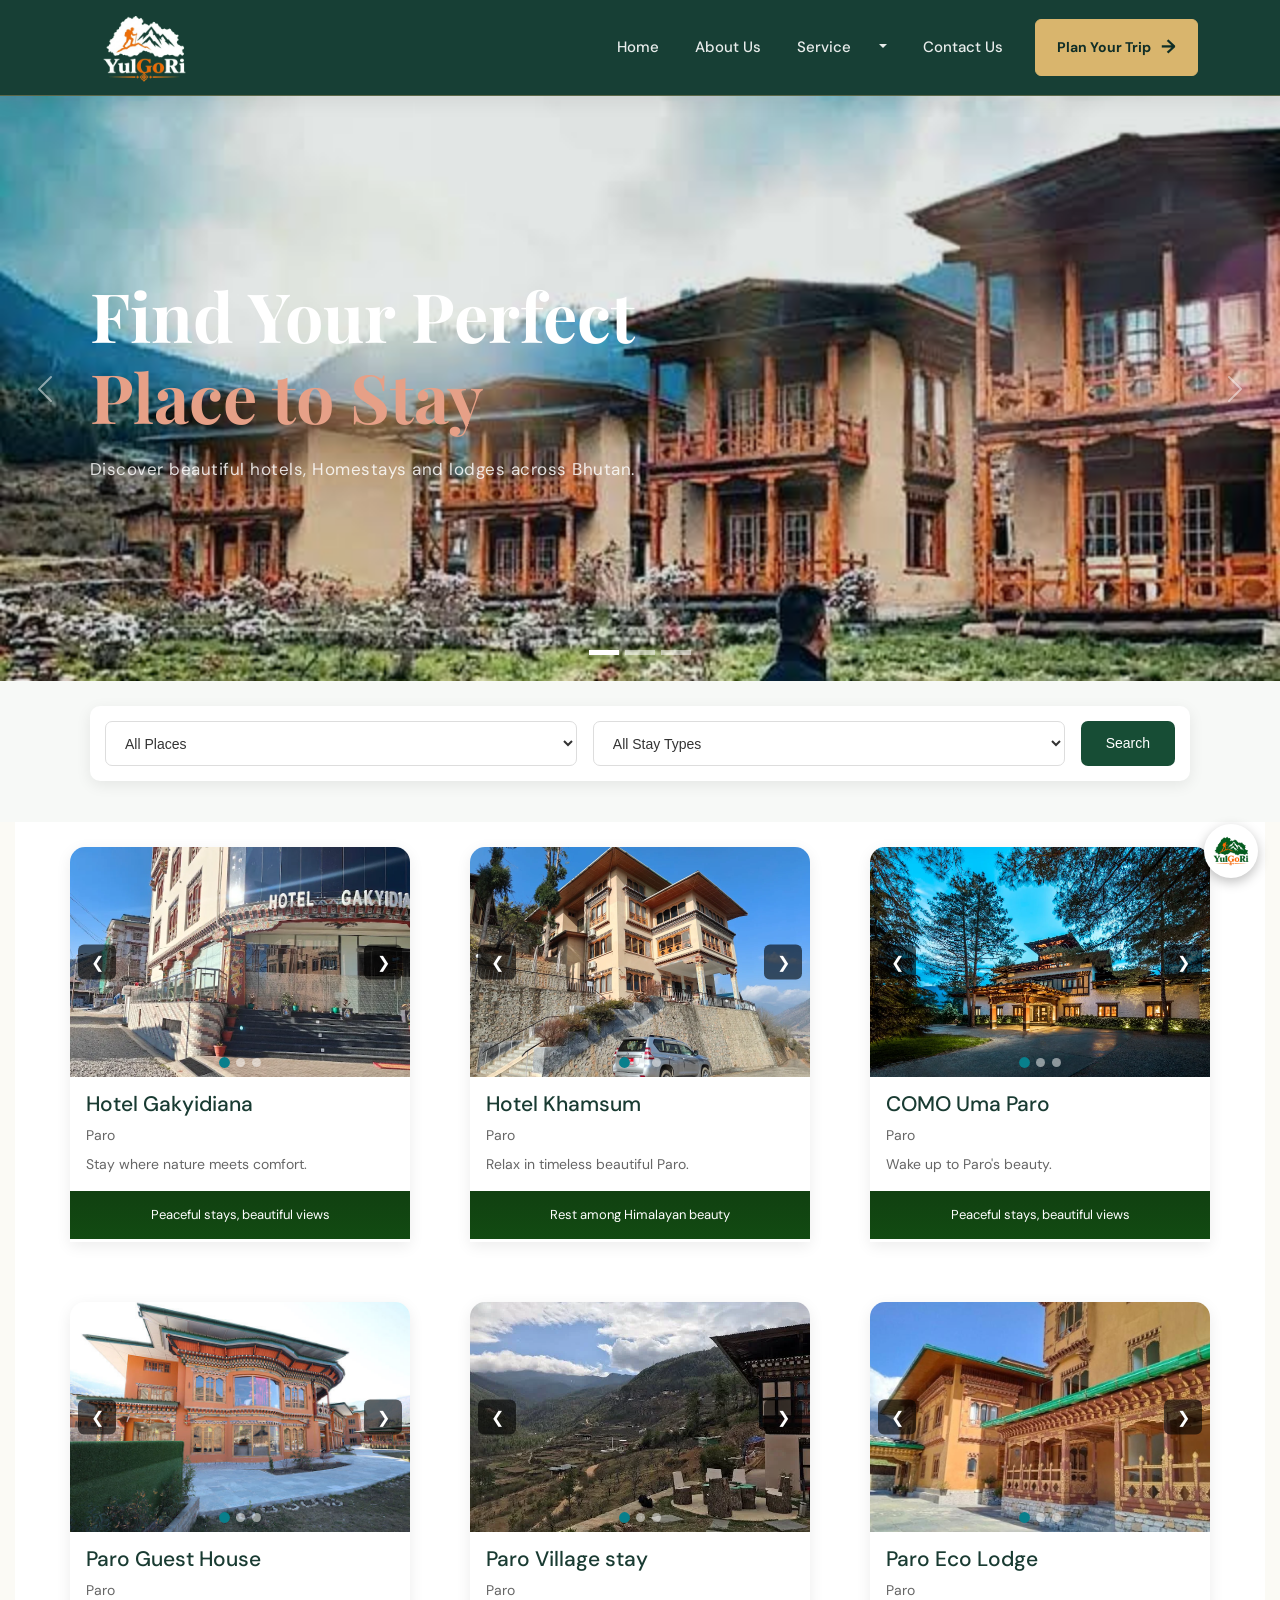
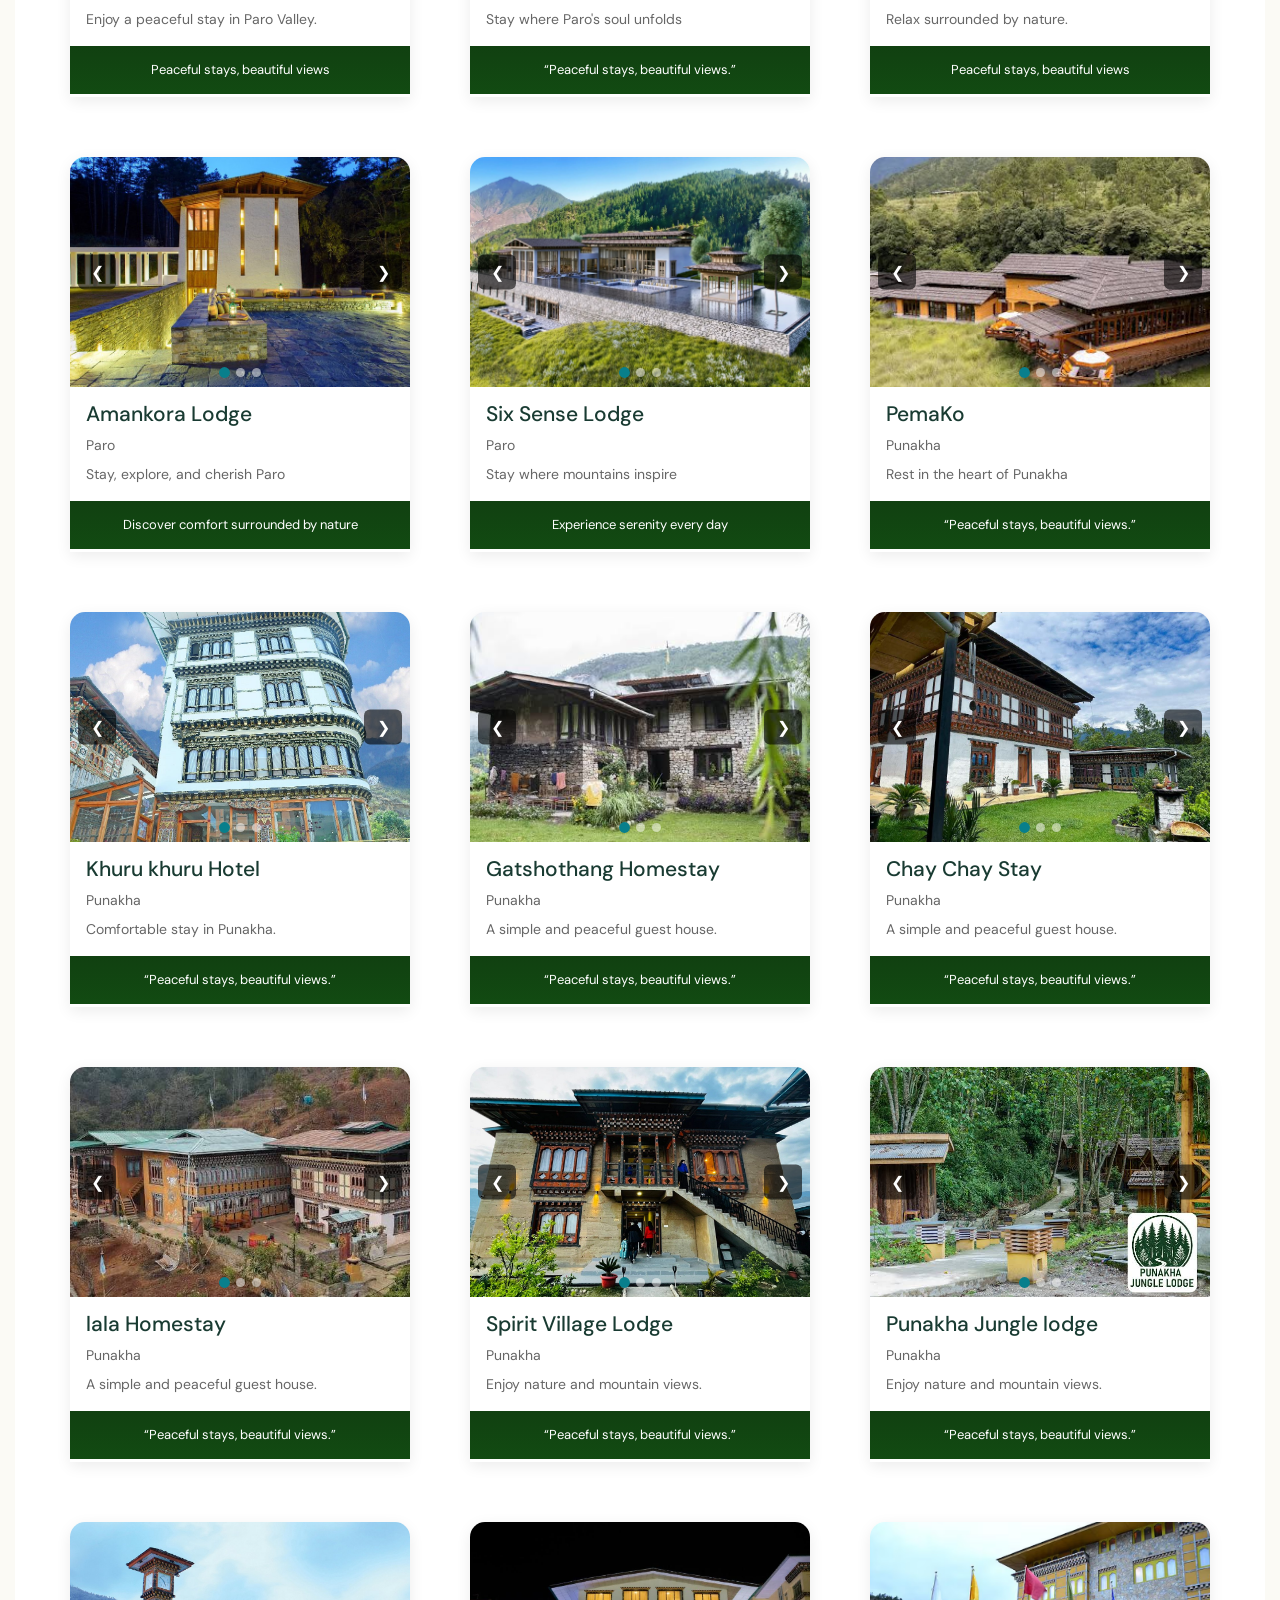
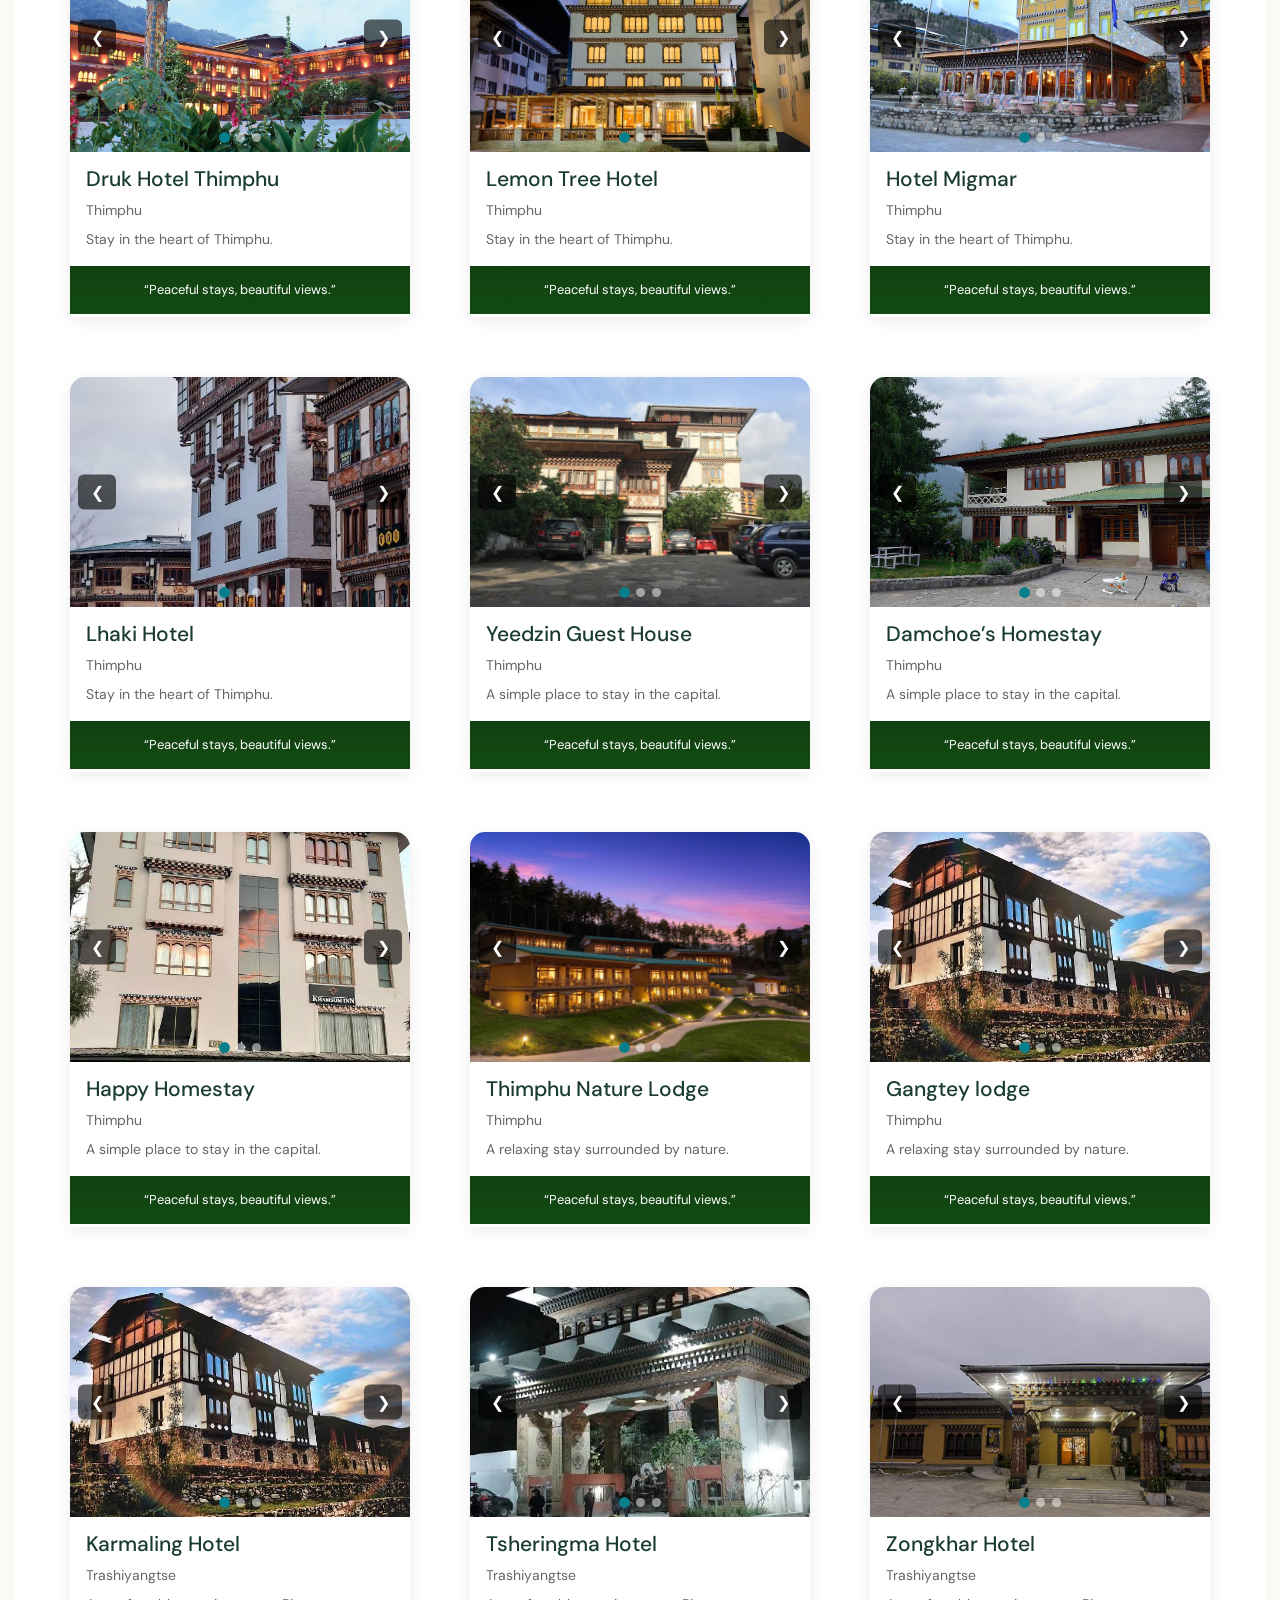
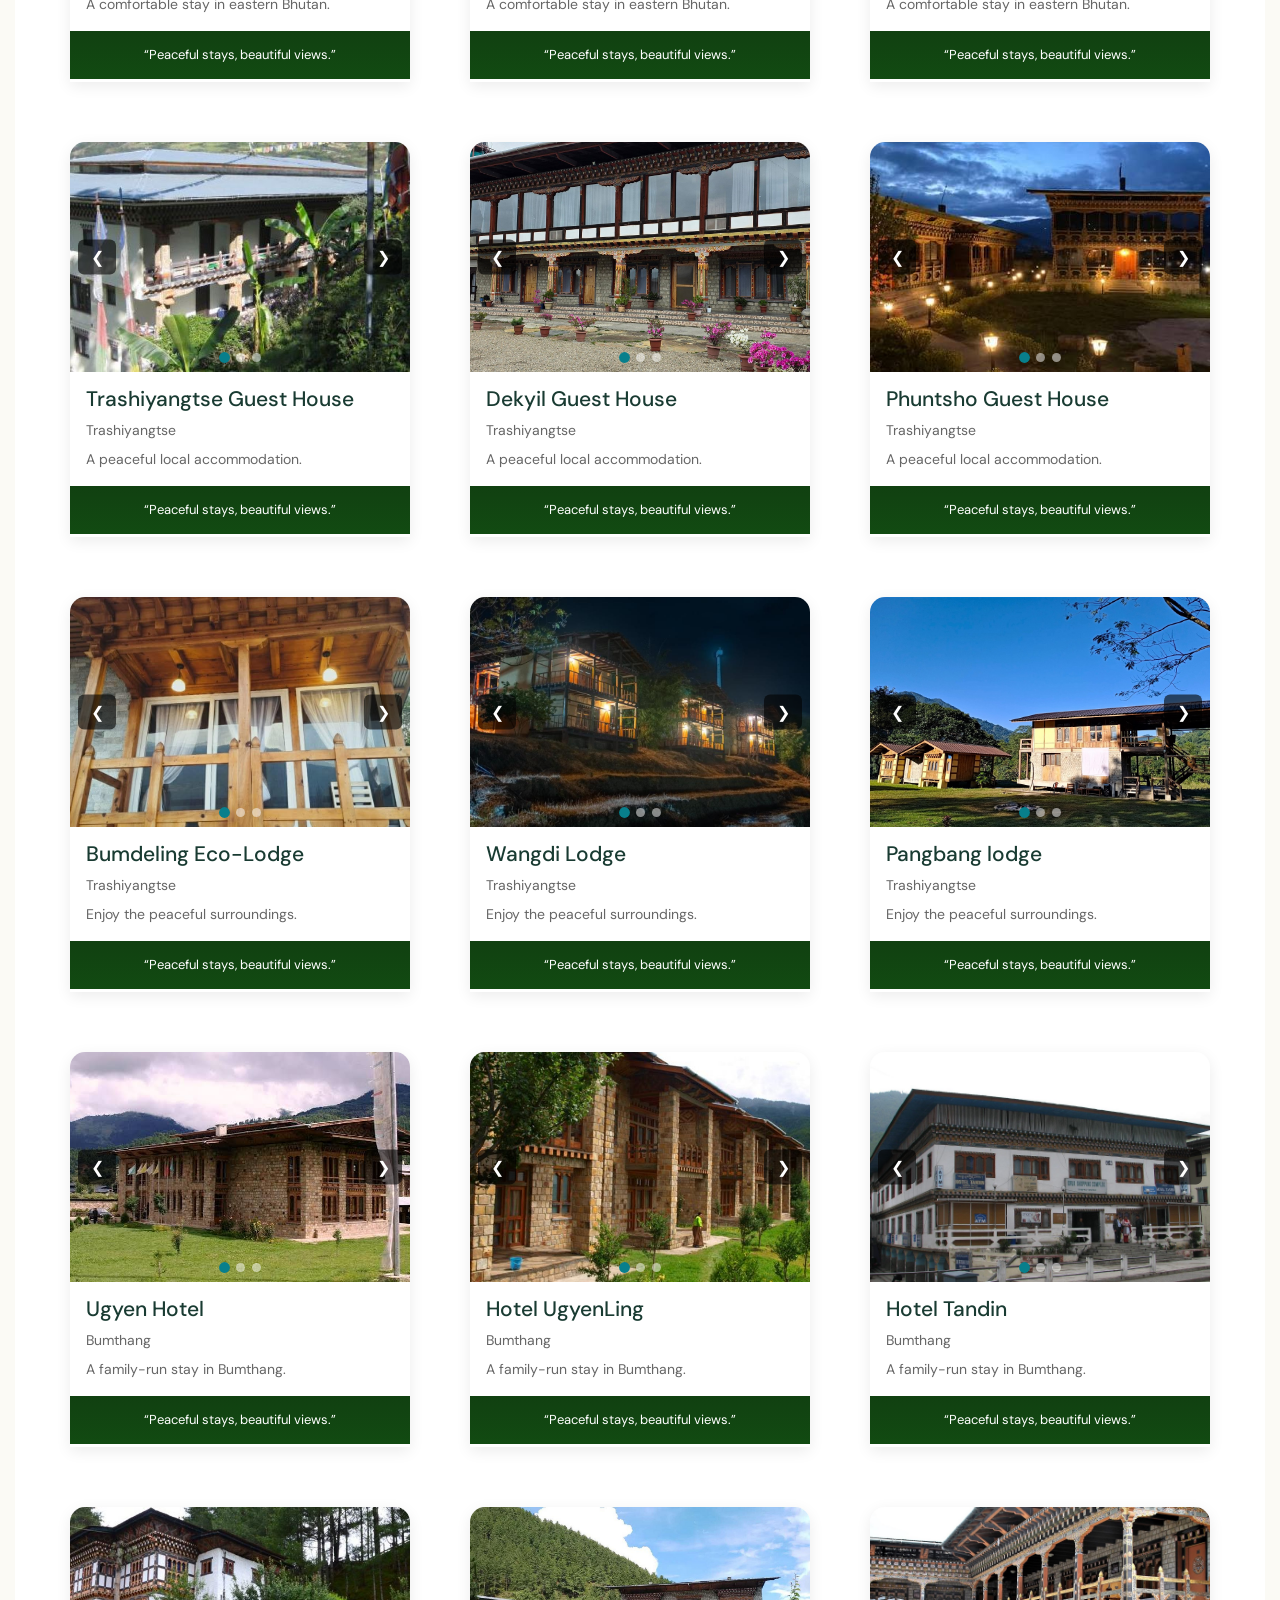
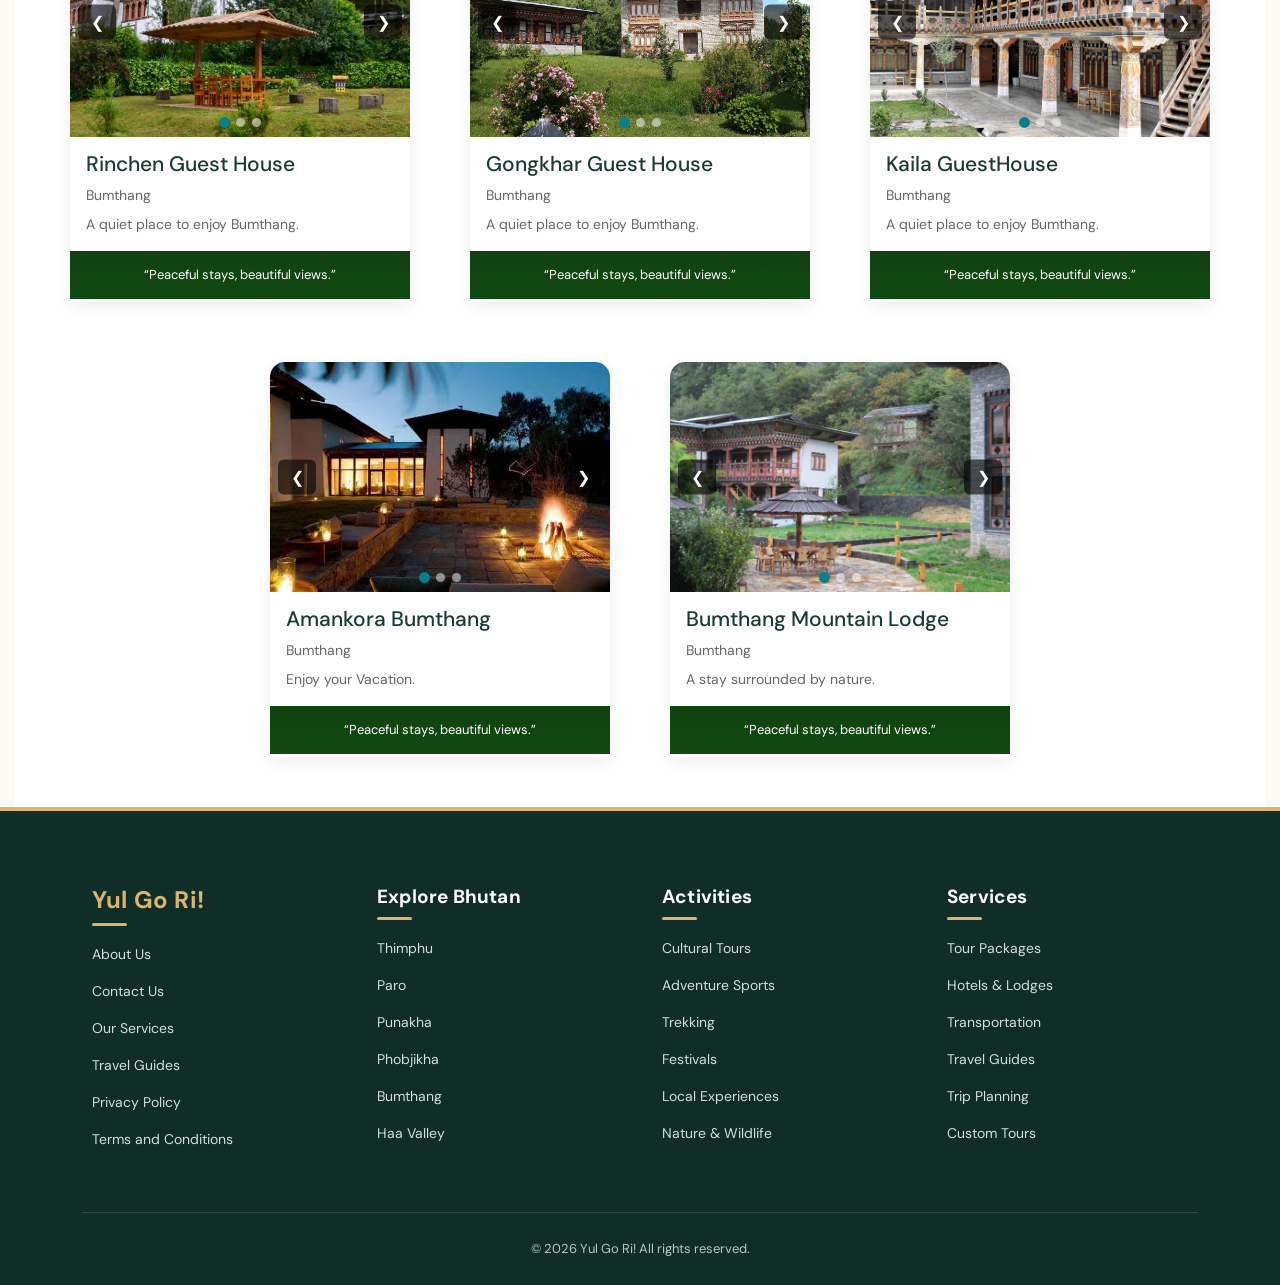
<file: stay.html>
<!doctype html>
<html lang="en" class="hide-scrollbars">
  <head>
    <meta charset="UTF-8" />
    <meta name="viewport" content="width=device-width, initial-scale=1.0" />
    <link
      rel="stylesheet"
      href="https://cdn.jsdelivr.net/npm/bootstrap@5.3.3/dist/css/bootstrap.min.css"
    />
    <link rel="stylesheet" href="./css/footer.css" />
    <link rel="stylesheet" href="./css/stay.css" />
    <link rel="shortcut icon" href="./assest/Gemini_Generated_Image_bl9c4bbl9c4bbl9c-removebg-preview.png" type="image/x-icon">

    <title>Yul-Go-Ri Stay </title>
  </head>
  <body>
    <!-- HEADER START -->
    <header class="site-header">
      <nav
        class="navbar navbar-expand-lg navbar-dark"
        aria-label="Main navigation"
      >
        <div class="container">
          <!-- Yul Go Ri Logo -->
          <a class="navbar-brand" href="index.html#home">
            <img
              src="./assest/Gemini_Generated_Image_bl9c4bbl9c4bbl9c-removebg-preview.png"
              alt="Yul Go Ri Logo"
              class="site-logo"
            />
          </a>

          <!-- Mobile Menu Button -->
          <button
            class="navbar-toggler"
            type="button"
            data-bs-toggle="collapse"
            data-bs-target="#mainNavigation"
            aria-controls="mainNavigation"
            aria-expanded="false"
            aria-label="Toggle navigation"
          >
            <span class="navbar-toggler-icon"></span>
          </button>

          <!-- Navigation Links -->
          <div class="collapse navbar-collapse" id="mainNavigation">
            <ul class="navbar-nav">
              <li class="nav-item">
                <a class="nav-link" href="index.html"> Home </a>
              </li>

              <li class="nav-item">
                <a class="nav-link" href="about.html"> About Us </a>
              </li>

              <!-- Service Dropdown -->
              <li class="nav-item dropdown">
                <a class="nav-link" href="service.html"> Service </a>

                <button
                  class="nav-link dropdown-toggle service-menu-toggle"
                  type="button"
                  id="serviceDropdown"
                  data-bs-toggle="dropdown"
                  aria-expanded="false"
                  aria-label="Open service menu"
                ></button>

                <ul class="dropdown-menu" aria-labelledby="serviceDropdown">
                  <li>
                    <a class="dropdown-item" href="event.html"> Events </a>
                  </li>

                  <li>
                    <a class="dropdown-item" href="tour.html"> Tours </a>
                  </li>

                  <li>
                    <a class="dropdown-item" href="stay.html"> Stay </a>
                  </li>
                </ul>
              </li>

              <li class="nav-item">
                <a class="nav-link" href="contact.html"> Contact Us </a>
              </li>
            </ul>

            <!-- Separate Plan Your Trip Button -->
            <a href="plan.html" class="trip-button header-trip-button">
              Plan Your Trip <span aria-hidden="true">→</span>
            </a>
          </div>
        </div>
      </nav>
    </header>
    <!-- HEADER END -->


    <!-- HERO IMAGE CAROUSEL -->
    <div id="carouselExampleDark" class="carousel slide">
      <div class="carousel-indicators">
        <button
          type="button"
          data-bs-target="#carouselExampleDark"
          data-bs-slide-to="0"
          class="active"
          aria-current="true"
          aria-label="Slide 1"
        ></button>

        <button
          type="button"
          data-bs-target="#carouselExampleDark"
          data-bs-slide-to="1"
          aria-label="Slide 2"
        ></button>

        <button
          type="button"
          data-bs-target="#carouselExampleDark"
          data-bs-slide-to="2"
          aria-label="Slide 3"
        ></button>
      </div>

      <div class="carousel-inner">
        <div class="carousel-item active" data-bs-interval="5000">
          <img
            src="./assest/image/stay.img/stay54.jpg"
            class="d-block w-100"
            alt="Bhutan"
          />
        </div>

        <div class="carousel-item" data-bs-interval="5000">
          <img
            src="./assest/image/stay.img/110.jpg"
            class="d-block w-100"
            alt="Bhutanese family"
          />
        </div>

        <div class="carousel-item" data-bs-interval="5000">
          <img
            src="./assest/image/stay.img/earth.jpg"
            class="d-block w-100"
            alt="Bhutan tourism"
          />
        </div>
      </div>

      <!-- TEXT ON TOP OF THE CAROUSEL -->
      <div class="carousel-hero-text">
        <h1>
          Find Your Perfect<br /><span class="stay-hero-accent"
            >Place to Stay</span
          >
        </h1>

        <p>Discover beautiful hotels, Homestays and lodges across Bhutan.</p>
      </div>

      <!-- CAROUSEL ARROWS -->
      <button
        class="carousel-control-prev"
        type="button"
        data-bs-target="#carouselExampleDark"
        data-bs-slide="prev"
      >
        <span class="carousel-control-prev-icon" aria-hidden="true"></span>
        <span class="visually-hidden">Previous</span>
      </button>

      <button
        class="carousel-control-next"
        type="button"
        data-bs-target="#carouselExampleDark"
        data-bs-slide="next"
      >
        <span class="carousel-control-next-icon" aria-hidden="true"></span>
        <span class="visually-hidden">Next</span>
      </button>
    </div>

    <!-- SEARCH BOX BELOW CAROUSEL -->
    <section class="search-section">
      <div class="search-box">
        <select id="category">
          <option value="all">All Places</option>
          <option value="paro">Paro</option>
          <option value="punakha">Punakha</option>
          <option value="thimphu">Thimphu</option>
          <option value="trashiyangtse">Trashiyangtse</option>
          <option value="bumthang">Bumthang</option>
        </select>

        <select id="stayType">
          <option value="all">All Stay Types</option>
          <option value="hotel">Hotel</option>
          <option value="guesthouse">Homestay</option>
          <option value="lodge">Lodge</option>
        </select>

        <button onclick="searchStay()">Search</button>
      </div>

      <p id="message"></p>
    </section>

    <!-- EXISTING STAYS SECTION > -->
    <section class="stays-section" id="stays">
      <div class="stay-container">
        <!-- PARO -->

        <div class="stay-card" data-place="paro" data-type="hotel">
          <div class="image-box">
            <img
              class="stay-image"
              src="./assest/image/stay.img/gakyidiana.webp"
              alt="Hotel in Paro"
            />

            <button class="left" onclick="changeImage(this, -1)">❮</button>

            <button class="right" onclick="changeImage(this, 1)">❯</button>

            <div class="dots">
              <span onclick="showImage(this, 0)"></span>
              <span onclick="showImage(this, 1)"></span>
              <span onclick="showImage(this, 2)"></span>
            </div>
          </div>

          <h3>Hotel Gakyidiana</h3>

          <p>Paro</p>

          <p>Stay where nature meets comfort.</p>

          <button class="view-btn" onclick="viewStay(this)">
            Peaceful stays, beautiful views
          </button>
        </div>

        <div class="stay-card" data-place="paro" data-type="hotel">
          <div class="image-box">
            <img
              class="stay-image"
              src="./assest/image/stay.img/kamsum.webp"
              alt="Hotel in Paro"
            />

            <button class="left" onclick="changeImage(this, -1)">❮</button>

            <button class="right" onclick="changeImage(this, 1)">❯</button>

            <div class="dots">
              <span onclick="showImage(this, 0)"></span>
              <span onclick="showImage(this, 1)"></span>
              <span onclick="showImage(this, 2)"></span>
            </div>
          </div>

          <h3>Hotel Khamsum</h3>

          <p>Paro</p>
          <p>Relax in timeless beautiful Paro.</p>

          <button class="view-btn" onclick="viewStay(this)">
            Rest among Himalayan beauty
          </button>
        </div>

        <div class="stay-card" data-place="paro" data-type="hotel">
          <div class="image-box">
            <img
              class="stay-image"
              src="./assest/image/stay.img/como1.webp"
              alt="Hotel in Paro"
            />

            <button class="left" onclick="changeImage(this, -1)">❮</button>

            <button class="right" onclick="changeImage(this, 1)">❯</button>

            <div class="dots">
              <span onclick="showImage(this, 0)"></span>
              <span onclick="showImage(this, 1)"></span>
              <span onclick="showImage(this, 2)"></span>
            </div>
          </div>

          <h3>COMO Uma Paro</h3>

          <p>Paro</p>

          <p>Wake up to Paro's beauty.</p>

          <button class="view-btn" onclick="viewStay(this)">
            Peaceful stays, beautiful views
          </button>
        </div>

        <div class="stay-card" data-place="paro" data-type="guesthouse">
          <div class="image-box">
            <img
              class="stay-image"
              src="./assest/image/stay.img/paro 14.jpg"
              alt="Guest house in Paro(kinley)"
            />

            <button class="left" onclick="changeImage(this, -1)">❮</button>

            <button class="right" onclick="changeImage(this, 1)">❯</button>

            <div class="dots">
              <span onclick="showImage(this, 0)"></span>
              <span onclick="showImage(this, 1)"></span>
              <span onclick="showImage(this, 2)"></span>
            </div>
          </div>

          <h3>Paro Guest House</h3>

          <p>Paro</p>

          <p>Enjoy a peaceful stay in Paro Valley.</p>

          <button class="view-btn" onclick="viewStay(this)">
            Peaceful stays, beautiful views
          </button>
        </div>

        <div class="stay-card" data-place="paro" data-type="guesthouse">
          <div class="image-box">
            <img
              class="stay-image"
              src="./assest/image/stay.img/village%201.webp"
              alt="Guest house in Paro(kinley)"
            />

            <button class="left" onclick="changeImage(this, -1)">❮</button>

            <button class="right" onclick="changeImage(this, 1)">❯</button>

            <div class="dots">
              <span onclick="showImage(this, 0)"></span>
              <span onclick="showImage(this, 1)"></span>
              <span onclick="showImage(this, 2)"></span>
            </div>
          </div>

          <h3>Paro Village stay</h3>

          <p>Paro</p>

          <p>Stay where Paro's soul unfolds</p>

          <button class="view-btn" onclick="viewStay(this)">
            “Peaceful stays, beautiful views.”
          </button>
        </div>

        <div class="stay-card" data-place="paro" data-type="lodge">
          <div class="image-box">
            <img
              class="stay-image"
              src="./assest/image/stay.img/lodge%201%20paro.jpg"
              alt="Lodge in Paro"
            />

            <button class="left" onclick="changeImage(this, -1)">❮</button>

            <button class="right" onclick="changeImage(this, 1)">❯</button>

            <div class="dots">
              <span onclick="showImage(this, 0)"></span>
              <span onclick="showImage(this, 1)"></span>
              <span onclick="showImage(this, 2)"></span>
            </div>
          </div>

          <h3>Paro Eco Lodge</h3>

          <p>Paro</p>

          <p>Relax surrounded by nature.</p>

          <button class="view-btn" onclick="viewStay(this)">
            Peaceful stays, beautiful views
          </button>
        </div>

        <div class="stay-card" data-place="paro" data-type="lodge">
          <div class="image-box">
            <img
              class="stay-image"
              src="./assest/image/stay.img/amankora.jpg"
              alt="Lodge in Paro"
            />

            <button class="left" onclick="changeImage(this, -1)">❮</button>

            <button class="right" onclick="changeImage(this, 1)">❯</button>

            <div class="dots">
              <span onclick="showImage(this, 0)"></span>
              <span onclick="showImage(this, 1)"></span>
              <span onclick="showImage(this, 2)"></span>
            </div>
          </div>

          <h3>Amankora Lodge</h3>

          <p>Paro</p>

          <p>Stay, explore, and cherish Paro</p>

          <button class="view-btn" onclick="viewStay(this)">
            Discover comfort surrounded by nature
          </button>
        </div>

        <div class="stay-card" data-place="paro" data-type="lodge">
          <div class="image-box">
            <img
              class="stay-image"
              src="./assest/image/stay.img/six%20sense.jpg"
              alt="Lodge in Paro"
            />

            <button class="left" onclick="changeImage(this, -1)">❮</button>

            <button class="right" onclick="changeImage(this, 1)">❯</button>

            <div class="dots">
              <span onclick="showImage(this, 0)"></span>
              <span onclick="showImage(this, 1)"></span>
              <span onclick="showImage(this, 2)"></span>
            </div>
          </div>

          <h3>Six Sense Lodge</h3>

          <p>Paro</p>

          <p>Stay where mountains inspire</p>

          <button class="view-btn" onclick="viewStay(this)">
            Experience serenity every day
          </button>
        </div>

        <!-- PUNAKHA -->
        <div class="stay-card" data-place="punakha" data-type="hotel">
          <div class="image-box">
            <img
              class="stay-image"
              src="./assest/image/stay.img/pamako.jpg"
              alt="Hotel in Punakha"
            />

            <button class="left" onclick="changeImage(this, -1)">❮</button>

            <button class="right" onclick="changeImage(this, 1)">❯</button>

            <div class="dots">
              <span onclick="showImage(this, 0)"></span>
              <span onclick="showImage(this, 1)"></span>
              <span onclick="showImage(this, 2)"></span>
            </div>
          </div>

          <h3>PemaKo</h3>

          <p>Punakha</p>

          <p>Rest in the heart of Punakha</p>

          <button class="view-btn" onclick="viewStay(this)">
            “Peaceful stays, beautiful views.”
          </button>
        </div>

        <div class="stay-card" data-place="punakha" data-type="hotel">
          <div class="image-box">
            <img
              class="stay-image"
              src="./assest/image/stay.img/caption.jpg"
              alt="Hotel in Punakha"
            />

            <button class="left" onclick="changeImage(this, -1)">❮</button>

            <button class="right" onclick="changeImage(this, 1)">❯</button>

            <div class="dots">
              <span onclick="showImage(this, 0)"></span>
              <span onclick="showImage(this, 1)"></span>
              <span onclick="showImage(this, 2)"></span>
            </div>
          </div>

          <h3>Khuru khuru Hotel</h3>

          <p>Punakha</p>

          <p>Comfortable stay in Punakha.</p>

          <button class="view-btn" onclick="viewStay(this)">
            “Peaceful stays, beautiful views.”
          </button>
        </div>

        <div class="stay-card" data-place="punakha" data-type="guesthouse">
          <div class="image-box">
            <img
              class="stay-image"
              src="./assest/image/stay.img/happy.jpg"
              alt="Guest house in Punakha"
            />

            <button class="left" onclick="changeImage(this, -1)">❮</button>

            <button class="right" onclick="changeImage(this, 1)">❯</button>

            <div class="dots">
              <span onclick="showImage(this, 0)"></span>
              <span onclick="showImage(this, 1)"></span>
              <span onclick="showImage(this, 2)"></span>
            </div>
          </div>

          <h3>Gatshothang Homestay</h3>

          <p>Punakha</p>

          <p>A simple and peaceful guest house.</p>

          <button class="view-btn" onclick="viewStay(this)">
            “Peaceful stays, beautiful views.”
          </button>
        </div>

        <div class="stay-card" data-place="punakha" data-type="guesthouse">
          <div class="image-box">
            <img
              class="stay-image"
              src="./assest/image/stay.img/chay%20chay.jpg"
              alt="Guest house in Punakha"
            />

            <button class="left" onclick="changeImage(this, -1)">❮</button>

            <button class="right" onclick="changeImage(this, 1)">❯</button>

            <div class="dots">
              <span onclick="showImage(this, 0)"></span>
              <span onclick="showImage(this, 1)"></span>
              <span onclick="showImage(this, 2)"></span>
            </div>
          </div>

          <h3>Chay Chay Stay</h3>

          <p>Punakha</p>

          <p>A simple and peaceful guest house.</p>

          <button class="view-btn" onclick="viewStay(this)">
            “Peaceful stays, beautiful views.”
          </button>
        </div>

        <div class="stay-card" data-place="punakha" data-type="guesthouse">
          <div class="image-box">
            <img
              class="stay-image"
              src="./assest/image/stay.img/lala.jpg"
              alt="Guest house in Punakha"
            />

            <button class="left" onclick="changeImage(this, -1)">❮</button>

            <button class="right" onclick="changeImage(this, 1)">❯</button>

            <div class="dots">
              <span onclick="showImage(this, 0)"></span>
              <span onclick="showImage(this, 1)"></span>
              <span onclick="showImage(this, 2)"></span>
            </div>
          </div>

          <h3>lala Homestay</h3>

          <p>Punakha</p>

          <p>A simple and peaceful guest house.</p>

          <button class="view-btn" onclick="viewStay(this)">
            “Peaceful stays, beautiful views.”
          </button>
        </div>

        <div class="stay-card" data-place="punakha" data-type="lodge">
          <div class="image-box">
            <img
              class="stay-image"
              src="./assest/image/stay.img/lodge%200.jpg"
              alt="Lodge in Punakha"
            />

            <button class="left" onclick="changeImage(this, -1)">❮</button>

            <button class="right" onclick="changeImage(this, 1)">❯</button>

            <div class="dots">
              <span onclick="showImage(this, 0)"></span>
              <span onclick="showImage(this, 1)"></span>
              <span onclick="showImage(this, 2)"></span>
            </div>
          </div>

          <h3>Spirit Village Lodge</h3>

          <p>Punakha</p>

          <p>Enjoy nature and mountain views.</p>

          <button class="view-btn" onclick="viewStay(this)">
            “Peaceful stays, beautiful views.”
          </button>
        </div>

        <div class="stay-card" data-place="punakha" data-type="lodge">
          <div class="image-box">
            <img
              class="stay-image"
              src="./assest/image/stay.img/forest.jpg"
              alt="Lodge in Punakha"
            />

            <button class="left" onclick="changeImage(this, -1)">❮</button>

            <button class="right" onclick="changeImage(this, 1)">❯</button>

            <div class="dots">
              <span onclick="showImage(this, 0)"></span>
              <span onclick="showImage(this, 1)"></span>
              <span onclick="showImage(this, 2)"></span>
            </div>
          </div>

          <h3>Punakha Jungle lodge</h3>

          <p>Punakha</p>

          <p>Enjoy nature and mountain views.</p>

          <button class="view-btn" onclick="viewStay(this)">
            “Peaceful stays, beautiful views.”
          </button>
        </div>

        <!-- THIMPHU -->

        <div class="stay-card" data-place="thimphu" data-type="hotel">
          <div class="image-box">
            <img
              class="stay-image"
              src="./assest/image/stay.img/thimphu.jpg"
              alt="Hotel in Thimphu"
            />
            <button class="left" onclick="changeImage(this, -1)">❮</button>

            <button class="right" onclick="changeImage(this, 1)">❯</button>

            <div class="dots">
              <span onclick="showImage(this, 0)"></span>
              <span onclick="showImage(this, 1)"></span>
              <span onclick="showImage(this, 2)"></span>
            </div>
          </div>

          <h3>Druk Hotel Thimphu</h3>

          <p>Thimphu</p>

          <p>Stay in the heart of Thimphu.</p>

          <button class="view-btn" onclick="viewStay(this)">
            “Peaceful stays, beautiful views.”
          </button>
        </div>

        <div class="stay-card" data-place="thimphu" data-type="hotel">
          <div class="image-box">
            <img
              class="stay-image"
              src="./assest/image/stay.img/lemon.jpg"
              alt="Hotel in Thimphu"
            />
            <button class="left" onclick="changeImage(this, -1)">❮</button>

            <button class="right" onclick="changeImage(this, 1)">❯</button>

            <div class="dots">
              <span onclick="showImage(this, 0)"></span>
              <span onclick="showImage(this, 1)"></span>
              <span onclick="showImage(this, 2)"></span>
            </div>
          </div>

          <h3>Lemon Tree Hotel</h3>

          <p>Thimphu</p>

          <p>Stay in the heart of Thimphu.</p>

          <button class="view-btn" onclick="viewStay(this)">
            “Peaceful stays, beautiful views.”
          </button>
        </div>

        <div class="stay-card" data-place="thimphu" data-type="hotel">
          <div class="image-box">
            <img
              class="stay-image"
              src="./assest/image/stay.img/migmar.avif"
              alt="Hotel in Thimphu"
            />
            <button class="left" onclick="changeImage(this, -1)">❮</button>

            <button class="right" onclick="changeImage(this, 1)">❯</button>

            <div class="dots">
              <span onclick="showImage(this, 0)"></span>
              <span onclick="showImage(this, 1)"></span>
              <span onclick="showImage(this, 2)"></span>
            </div>
          </div>

          <h3>Hotel Migmar</h3>

          <p>Thimphu</p>

          <p>Stay in the heart of Thimphu.</p>

          <button class="view-btn" onclick="viewStay(this)">
            “Peaceful stays, beautiful views.”
          </button>
        </div>

        <div class="stay-card" data-place="thimphu" data-type="hotel">
          <div class="image-box">
            <img
              class="stay-image"
              src="./assest/image/stay.img/lhaki.avif"
              alt="Hotel in Thimphu"
            />
            <button class="left" onclick="changeImage(this, -1)">❮</button>

            <button class="right" onclick="changeImage(this, 1)">❯</button>

            <div class="dots">
              <span onclick="showImage(this, 0)"></span>
              <span onclick="showImage(this, 1)"></span>
              <span onclick="showImage(this, 2)"></span>
            </div>
          </div>

          <h3>Lhaki Hotel</h3>

          <p>Thimphu</p>

          <p>Stay in the heart of Thimphu.</p>

          <button class="view-btn" onclick="viewStay(this)">
            “Peaceful stays, beautiful views.”
          </button>
        </div>

        <div class="stay-card" data-place="thimphu" data-type="guesthouse">
          <div class="image-box">
            <img
              class="stay-image"
              src="./assest/image/stay.img/thimphu2.jpg"
              alt="Guest house in Thimphu"
            />

            <button class="left" onclick="changeImage(this, -1)">❮</button>

            <button class="right" onclick="changeImage(this, 1)">❯</button>

            <div class="dots">
              <span onclick="showImage(this, 0)"></span>
              <span onclick="showImage(this, 1)"></span>
              <span onclick="showImage(this, 2)"></span>
            </div>
          </div>

          <h3>Yeedzin Guest House</h3>

          <p>Thimphu</p>

          <p>A simple place to stay in the capital.</p>

          <button class="view-btn" onclick="viewStay(this)">
            “Peaceful stays, beautiful views.”
          </button>
        </div>

        <div class="stay-card" data-place="thimphu" data-type="guesthouse">
          <div class="image-box">
            <img
              class="stay-image"
              src="./assest/image/stay.img/damchoe.jpg"
              alt="Guest house in Thimphu"
            />

            <button class="left" onclick="changeImage(this, -1)">❮</button>

            <button class="right" onclick="changeImage(this, 1)">❯</button>

            <div class="dots">
              <span onclick="showImage(this, 0)"></span>
              <span onclick="showImage(this, 1)"></span>
              <span onclick="showImage(this, 2)"></span>
            </div>
          </div>

          <h3>Damchoe’s Homestay</h3>

          <p>Thimphu</p>

          <p>A simple place to stay in the capital.</p>

          <button class="view-btn" onclick="viewStay(this)">
            “Peaceful stays, beautiful views.”
          </button>
        </div>

        <div class="stay-card" data-place="thimphu" data-type="guesthouse">
          <div class="image-box">
            <img
              class="stay-image"
              src="./assest/image/stay.img/haypi.webp"
              alt="Guest house in Thimphu"
            />

            <button class="left" onclick="changeImage(this, -1)">❮</button>

            <button class="right" onclick="changeImage(this, 1)">❯</button>

            <div class="dots">
              <span onclick="showImage(this, 0)"></span>
              <span onclick="showImage(this, 1)"></span>
              <span onclick="showImage(this, 2)"></span>
            </div>
          </div>

          <h3>Happy Homestay</h3>

          <p>Thimphu</p>

          <p>A simple place to stay in the capital.</p>

          <button class="view-btn" onclick="viewStay(this)">
            “Peaceful stays, beautiful views.”
          </button>
        </div>

        <div class="stay-card" data-place="thimphu" data-type="lodge">
          <div class="image-box">
            <img
              class="stay-image"
              src="./assest/image/stay.img/thimphu%203.jpg"
              alt="Lodge in Thimphu"
            />

            <button class="left" onclick="changeImage(this, -1)">❮</button>

            <button class="right" onclick="changeImage(this, 1)">❯</button>

            <div class="dots">
              <span onclick="showImage(this, 0)"></span>
              <span onclick="showImage(this, 1)"></span>
              <span onclick="showImage(this, 2)"></span>
            </div>
          </div>

          <h3>Thimphu Nature Lodge</h3>

          <p>Thimphu</p>

          <p>A relaxing stay surrounded by nature.</p>

          <button class="view-btn" onclick="viewStay(this)">
            “Peaceful stays, beautiful views.”
          </button>
        </div>

        <div class="stay-card" data-place="thimphu" data-type="lodge">
          <div class="image-box">
            <img
              class="stay-image"
              src="./assest/image/stay.img/gangty.jpg"
              alt="Lodge in Thimphu"
            />

            <button class="left" onclick="changeImage(this, -1)">❮</button>

            <button class="right" onclick="changeImage(this, 1)">❯</button>

            <div class="dots">
              <span onclick="showImage(this, 0)"></span>
              <span onclick="showImage(this, 1)"></span>
              <span onclick="showImage(this, 2)"></span>
            </div>
          </div>

          <h3>Gangtey lodge</h3>

          <p>Thimphu</p>

          <p>A relaxing stay surrounded by nature.</p>

          <button class="view-btn" onclick="viewStay(this)">
            “Peaceful stays, beautiful views.”
          </button>
        </div>

        <!-- TRASHIYANGTSE -->

        <div class="stay-card" data-place="trashiyangtse" data-type="hotel">
          <div class="image-box">
            <img
              class="stay-image"
              src="./assest/image/stay.img/gangty.jpg"
              alt="Hotel in Trashiyangtse"
            />

            <button class="left" onclick="changeImage(this, -1)">❮</button>
            <button class="right" onclick="changeImage(this, 1)">❯</button>

            <div class="dots">
              <span onclick="showImage(this, 0)"></span>
              <span onclick="showImage(this, 1)"></span>
              <span onclick="showImage(this, 2)"></span>
            </div>
          </div>

          <h3>Karmaling Hotel</h3>

          <p>Trashiyangtse</p>

          <p>A comfortable stay in eastern Bhutan.</p>

          <button class="view-btn" onclick="viewStay(this)">
            “Peaceful stays, beautiful views.”
          </button>
        </div>

        <div class="stay-card" data-place="trashiyangtse" data-type="hotel">
          <div class="image-box">
            <img
              class="stay-image"
              src="./assest/image/stay.img/tsheringma.jpg"
              alt="Hotel in Trashiyangtse"
            />

            <button class="left" onclick="changeImage(this, -1)">❮</button>
            <button class="right" onclick="changeImage(this, 1)">❯</button>

            <div class="dots">
              <span onclick="showImage(this, 0)"></span>
              <span onclick="showImage(this, 1)"></span>
              <span onclick="showImage(this, 2)"></span>
            </div>
          </div>

          <h3>Tsheringma Hotel</h3>

          <p>Trashiyangtse</p>

          <p>A comfortable stay in eastern Bhutan.</p>

          <button class="view-btn" onclick="viewStay(this)">
            “Peaceful stays, beautiful views.”
          </button>
        </div>

        <div class="stay-card" data-place="trashiyangtse" data-type="hotel">
          <div class="image-box">
            <img
              class="stay-image"
              src="./assest/image/stay.img/zongkhar.jpg"
              alt="Hotel in Trashiyangtse"
            />

            <button class="left" onclick="changeImage(this, -1)">❮</button>
            <button class="right" onclick="changeImage(this, 1)">❯</button>

            <div class="dots">
              <span onclick="showImage(this, 0)"></span>
              <span onclick="showImage(this, 1)"></span>
              <span onclick="showImage(this, 2)"></span>
            </div>
          </div>

          <h3>Zongkhar Hotel</h3>

          <p>Trashiyangtse</p>

          <p>A comfortable stay in eastern Bhutan.</p>

          <button class="view-btn" onclick="viewStay(this)">
            “Peaceful stays, beautiful views.”
          </button>
        </div>

        <div
          class="stay-card"
          data-place="trashiyangtse"
          data-type="guesthouse"
        >
          <div class="image-box">
            <img
              class="stay-image"
              src="./assest/image/stay.img/yangtse 2.jpg"
              alt="Guest house in Trashiyangtse"
            />

            <button class="left" onclick="changeImage(this, -1)">❮</button>

            <button class="right" onclick="changeImage(this, 1)">❯</button>

            <div class="dots">
              <span onclick="showImage(this, 0)"></span>
              <span onclick="showImage(this, 1)"></span>
              <span onclick="showImage(this, 2)"></span>
            </div>
          </div>

          <h3>Trashiyangtse Guest House</h3>

          <p>Trashiyangtse</p>

          <p>A peaceful local accommodation.</p>

          <button class="view-btn" onclick="viewStay(this)">
            “Peaceful stays, beautiful views.”
          </button>
        </div>

        <div
          class="stay-card"
          data-place="trashiyangtse"
          data-type="guesthouse"
        >
          <div class="image-box">
            <img
              class="stay-image"
              src="./assest/image/stay.img/deki.jpg"
              alt="Guest house in Trashiyangtse"
            />

            <button class="left" onclick="changeImage(this, -1)">❮</button>

            <button class="right" onclick="changeImage(this, 1)">❯</button>

            <div class="dots">
              <span onclick="showImage(this, 0)"></span>
              <span onclick="showImage(this, 1)"></span>
              <span onclick="showImage(this, 2)"></span>
            </div>
          </div>

          <h3>Dekyil Guest House</h3>

          <p>Trashiyangtse</p>

          <p>A peaceful local accommodation.</p>

          <button class="view-btn" onclick="viewStay(this)">
            “Peaceful stays, beautiful views.”
          </button>
        </div>

        <div
          class="stay-card"
          data-place="trashiyangtse"
          data-type="guesthouse"
        >
          <div class="image-box">
            <img
              class="stay-image"
              src="./assest/image/stay.img/phuntsho.jpg"
              alt="Guest house in Trashiyangtse"
            />

            <button class="left" onclick="changeImage(this, -1)">❮</button>

            <button class="right" onclick="changeImage(this, 1)">❯</button>

            <div class="dots">
              <span onclick="showImage(this, 0)"></span>
              <span onclick="showImage(this, 1)"></span>
              <span onclick="showImage(this, 2)"></span>
            </div>
          </div>

          <h3>Phuntsho Guest House</h3>

          <p>Trashiyangtse</p>

          <p>A peaceful local accommodation.</p>

          <button class="view-btn" onclick="viewStay(this)">
            “Peaceful stays, beautiful views.”
          </button>
        </div>

        <div class="stay-card" data-place="trashiyangtse" data-type="lodge">
          <div class="image-box">
            <img
              class="stay-image"
              src="./assest/image/stay.img/yangtse 4.jpg"
              alt="Lodge in Trashiyangtse"
            />

            <button class="left" onclick="changeImage(this, -1)">❮</button>

            <button class="right" onclick="changeImage(this, 1)">❯</button>

            <div class="dots">
              <span onclick="showImage(this, 0)"></span>
              <span onclick="showImage(this, 1)"></span>
              <span onclick="showImage(this, 2)"></span>
            </div>
          </div>

          <h3>Bumdeling Eco-Lodge</h3>

          <p>Trashiyangtse</p>

          <p>Enjoy the peaceful surroundings.</p>

          <button class="view-btn" onclick="viewStay(this)">
            “Peaceful stays, beautiful views.”
          </button>
        </div>

        <div class="stay-card" data-place="trashiyangtse" data-type="lodge">
          <div class="image-box">
            <img
              class="stay-image"
              src="./assest/image/stay.img/wangdi.jpg"
              alt="Lodge in Trashiyangtse"
            />

            <button class="left" onclick="changeImage(this, -1)">❮</button>

            <button class="right" onclick="changeImage(this, 1)">❯</button>

            <div class="dots">
              <span onclick="showImage(this, 0)"></span>
              <span onclick="showImage(this, 1)"></span>
              <span onclick="showImage(this, 2)"></span>
            </div>
          </div>

          <h3>Wangdi Lodge</h3>

          <p>Trashiyangtse</p>

          <p>Enjoy the peaceful surroundings.</p>

          <button class="view-btn" onclick="viewStay(this)">
            “Peaceful stays, beautiful views.”
          </button>
        </div>

        <div class="stay-card" data-place="trashiyangtse" data-type="lodge">
          <div class="image-box">
            <img
              class="stay-image"
              src="./assest/image/stay.img/pangba.jpg"
              alt="Lodge in Trashiyangtse"
            />

            <button class="left" onclick="changeImage(this, -1)">❮</button>

            <button class="right" onclick="changeImage(this, 1)">❯</button>

            <div class="dots">
              <span onclick="showImage(this, 0)"></span>
              <span onclick="showImage(this, 1)"></span>
              <span onclick="showImage(this, 2)"></span>
            </div>
          </div>

          <h3>Pangbang lodge</h3>

          <p>Trashiyangtse</p>

          <p>Enjoy the peaceful surroundings.</p>

          <button class="view-btn" onclick="viewStay(this)">
            “Peaceful stays, beautiful views.”
          </button>
        </div>

        <!-- BUMTHANG -->

        <div class="stay-card" data-place="bumthang" data-type="hotel">
          <div class="image-box">
            <img
              class="stay-image"
              src="./assest/image/stay.img/bum2.jpg"
              alt="Hotel in Bumthang"
            />

            <button class="left" onclick="changeImage(this, -1)">❮</button>

            <button class="right" onclick="changeImage(this, 1)">❯</button>
            <div class="dots">
              <span onclick="showImage(this, 0)"></span>
              <span onclick="showImage(this, 1)"></span>
              <span onclick="showImage(this, 2)"></span>
            </div>
          </div>

          <h3>Ugyen Hotel</h3>

          <p>Bumthang</p>

          <p>A family-run stay in Bumthang.</p>

          <button class="view-btn" onclick="viewStay(this)">
            “Peaceful stays, beautiful views.”
          </button>
        </div>

        <div class="stay-card" data-place="bumthang" data-type="hotel">
          <div class="image-box">
            <img
              class="stay-image"
              src="./assest/image/stay.img/ugen.jpg"
              alt="Hotel in Bumthang"
            />

            <button class="left" onclick="changeImage(this, -1)">❮</button>

            <button class="right" onclick="changeImage(this, 1)">❯</button>
            <div class="dots">
              <span onclick="showImage(this, 0)"></span>
              <span onclick="showImage(this, 1)"></span>
              <span onclick="showImage(this, 2)"></span>
            </div>
          </div>

          <h3>Hotel UgyenLing</h3>

          <p>Bumthang</p>

          <p>A family-run stay in Bumthang.</p>

          <button class="view-btn" onclick="viewStay(this)">
            “Peaceful stays, beautiful views.”
          </button>
        </div>

        <div class="stay-card" data-place="bumthang" data-type="hotel">
          <div class="image-box">
            <img
              class="stay-image"
              src="./assest/image/stay.img/tandin.jpg"
              alt="Hotel in Bumthang"
            />

            <button class="left" onclick="changeImage(this, -1)">❮</button>

            <button class="right" onclick="changeImage(this, 1)">❯</button>
            <div class="dots">
              <span onclick="showImage(this, 0)"></span>
              <span onclick="showImage(this, 1)"></span>
              <span onclick="showImage(this, 2)"></span>
            </div>
          </div>

          <h3>Hotel Tandin</h3>

          <p>Bumthang</p>

          <p>A family-run stay in Bumthang.</p>

          <button class="view-btn" onclick="viewStay(this)">
            “Peaceful stays, beautiful views.”
          </button>
        </div>

        <div class="stay-card" data-place="bumthang" data-type="guesthouse">
          <div class="image-box">
            <img
              class="stay-image"
              src="./assest/image/stay.img/rinchen.jpg"
              alt="Guest house in Bumthang"
            />

            <button class="left" onclick="changeImage(this, -1)">❮</button>

            <button class="right" onclick="changeImage(this, 1)">❯</button>

            <div class="dots">
              <span onclick="showImage(this, 0)"></span>
              <span onclick="showImage(this, 1)"></span>
              <span onclick="showImage(this, 2)"></span>
            </div>
          </div>

          <h3>Rinchen Guest House</h3>

          <p>Bumthang</p>

          <p>A quiet place to enjoy Bumthang.</p>

          <button class="view-btn" onclick="viewStay(this)">
            “Peaceful stays, beautiful views.”
          </button>
        </div>

        <div class="stay-card" data-place="bumthang" data-type="guesthouse">
          <div class="image-box">
            <img
              class="stay-image"
              src="./assest/image/stay.img/gongkhar.jpg"
              alt="Guest house in Bumthang"
            />

            <button class="left" onclick="changeImage(this, -1)">❮</button>

            <button class="right" onclick="changeImage(this, 1)">❯</button>

            <div class="dots">
              <span onclick="showImage(this, 0)"></span>
              <span onclick="showImage(this, 1)"></span>
              <span onclick="showImage(this, 2)"></span>
            </div>
          </div>

          <h3>Gongkhar Guest House</h3>

          <p>Bumthang</p>

          <p>A quiet place to enjoy Bumthang.</p>

          <button class="view-btn" onclick="viewStay(this)">
            “Peaceful stays, beautiful views.”
          </button>
        </div>

        <div class="stay-card" data-place="bumthang" data-type="guesthouse">
          <div class="image-box">
            <img
              class="stay-image"
              src="./assest/image/stay.img/kala.jpg"
              alt="Guest house in Bumthang"
            />

            <button class="left" onclick="changeImage(this, -1)">❮</button>

            <button class="right" onclick="changeImage(this, 1)">❯</button>

            <div class="dots">
              <span onclick="showImage(this, 0)"></span>
              <span onclick="showImage(this, 1)"></span>
              <span onclick="showImage(this, 2)"></span>
            </div>
          </div>

          <h3>Kaila GuestHouse</h3>

          <p>Bumthang</p>

          <p>A quiet place to enjoy Bumthang.</p>

          <button class="view-btn" onclick="viewStay(this)">
            “Peaceful stays, beautiful views.”
          </button>
        </div>

        <div class="stay-card" data-place="bumthang" data-type="lodge">
          <div class="image-box">
            <img
              class="stay-image"
              src="./assest/image/stay.img/bum 3.jpg"
              alt="Lodge in Bumthang"
            />

            <button class="left" onclick="changeImage(this, -1)">❮</button>

            <button class="right" onclick="changeImage(this, 1)">❯</button>

            <div class="dots">
              <span onclick="showImage(this, 0)"></span>
              <span onclick="showImage(this, 1)"></span>
              <span onclick="showImage(this, 2)"></span>
            </div>
          </div>

          <h3>Amankora Bumthang</h3>

          <p>Bumthang</p>

          <p>Enjoy your Vacation.</p>

          <button class="view-btn" onclick="viewStay(this)">
            “Peaceful stays, beautiful views.”
          </button>
        </div>

        <div class="stay-card" data-place="bumthang" data-type="lodge">
          <div class="image-box">
            <img
              class="stay-image"
              src="./assest/image/stay.img/montain.jpg"
              alt="Lodge in Bumthang"
            />

            <button class="left" onclick="changeImage(this, -1)">❮</button>

            <button class="right" onclick="changeImage(this, 1)">❯</button>

            <div class="dots">
              <span onclick="showImage(this, 0)"></span>
              <span onclick="showImage(this, 1)"></span>
              <span onclick="showImage(this, 2)"></span>
            </div>
          </div>

          <h3>Bumthang Mountain Lodge</h3>

          <p>Bumthang</p>

          <p>A stay surrounded by nature.</p>

          <button class="view-btn" onclick="viewStay(this)">
            “Peaceful stays, beautiful views.”
          </button>
        </div>
      </div>
    </section>

    <!-- FOOTER START -->
    <!-- CHATBOT BUTTON -->
    <button class="chatbot-button" type="button" onclick="openChat()">
      <img
        src="./assest/image/tour.img/final_logo-removebg-preview.png"
        alt="Yul-Go-Ri logo"
      />
    </button>

    <!-- CHATBOT BOX -->
    <div class="chatbot-box" id="chatbot">
      <div class="chat-header">
        <img
          src="./assest/image/tour.img/final_logo-removebg-preview.png"
          alt="Yul-Go-Ri logo"
        />
        <span>Yul-Go-Ri Assistant</span>
        <button
          class="chat-close"
          type="button"
          onclick="closeChat()"
          aria-label="Close chat"
        >
          &times;
        </button>
      </div>

      <div class="chat-messages" id="messages">
        <div class="bot-message">
          Hi! 👋 Welcome to Yul-Go-Ri. Ask me about the sacred places of Bhutan.
        </div>
      </div>

      <form class="chat-input" id="chatForm">
        <input type="text" id="userInput" placeholder="Type your message..." />
        <button type="submit">Send</button>
      </form>
    </div>

    <footer class="site-footer text-light" id="contact">
      <div class="container py-5">
        <div class="row g-4">
          <!-- Company links -->
          <section class="col-12 col-sm-6 col-lg-3 footercard">
            <h2>Yul Go Ri!</h2>

            <ul class="list-unstyled footer-links">
              <li><a href="about.html#about">About Us</a></li>
              <li><a href="contact.html#contact-content">Contact Us</a></li>
              <li><a href="service.html#services">Our Services</a></li>
              <li><a href="service.html#services">Travel Guides</a></li>
              <li><a href="contact.html#contact-content">Privacy Policy</a></li>
              <li>
                <a href="contact.html#contact-content">Terms and Conditions</a>
              </li>
            </ul>
          </section>

          <!-- Destinations -->
          <section class="col-12 col-sm-6 col-lg-3 footercard">
            <h2>Explore Bhutan</h2>

            <ul class="list-unstyled footer-links">
              <li><a href="index.html#home">Thimphu</a></li>
              <li><a href="index.html#home">Paro</a></li>
              <li><a href="index.html#home">Punakha</a></li>
              <li><a href="index.html#home">Phobjikha</a></li>
              <li><a href="index.html#home">Bumthang</a></li>
              <li><a href="index.html#home">Haa Valley</a></li>
            </ul>
          </section>

          <!-- Activities -->
          <section class="col-12 col-sm-6 col-lg-3 footercard">
            <h2>Activities</h2>

            <ul class="list-unstyled footer-links">
              <li><a href="tour.html#tours">Cultural Tours</a></li>
              <li><a href="tour.html#tours">Adventure Sports</a></li>
              <li><a href="tour.html#tours">Trekking</a></li>
              <li><a href="event.html#events">Festivals</a></li>
              <li><a href="tour.html#tours">Local Experiences</a></li>
              <li><a href="tour.html#tours">Nature &amp; Wildlife</a></li>
            </ul>
          </section>

          <!-- Services -->
          <section class="col-12 col-sm-6 col-lg-3 footercard">
            <h2>Services</h2>

            <ul class="list-unstyled footer-links">
              <li><a href="tour.html#tours">Tour Packages</a></li>
              <li><a href="stay.html#stay">Hotels &amp; Lodges</a></li>
              <li><a href="service.html#services">Transportation</a></li>
              <li><a href="service.html#services">Travel Guides</a></li>
              <li><a href="plan.html">Trip Planning</a></li>
              <li><a href="tour.html#tours">Custom Tours</a></li>
            </ul>
          </section>
        </div>

        <!-- Copyright -->
        <div class="footer-bottom mt-4 pt-3 text-center">
          <p class="mb-0">&copy; 2026 Yul Go Ri! All rights reserved.</p>
        </div>
      </div>
    </footer>
    <!-- FOOTER END -->

    <script src="./js/stay.js"></script>
    <script src="https://cdn.jsdelivr.net/npm/bootstrap@5.3.3/dist/js/bootstrap.bundle.min.js"></script>
  </body>
</html>
</file>
<file: css/footer.css>
/* ---------- ROOT VARIABLES ---------- */

:root {
  --forest-green: #173f35;
  --deep-green: #102e27;
  --light-green: #245749;
  --gold: #d9b56d;
  --cream: #f7f5ef;
  --white: #ffffff;
  --text-light: #d4ded9;
  --transition: 0.3s ease;
}

/* ---------- GENERAL SETTINGS ---------- */

* {
  margin: 0;
  padding: 0;
  box-sizing: border-box;
}

/* Keep a single page scrollbar on the left; hide scrollbars on inner elements. */
html {
  direction: rtl;
  overflow-y: scroll;
  scrollbar-gutter: auto;
  scrollbar-width: auto;
}

html::-webkit-scrollbar {
  display: none;
  width: 12px;
}

*:not(html) {
  scrollbar-width: none !important;
}

*:not(html)::-webkit-scrollbar {
  display: none !important;
}


body {
  font-family: "Segoe UI", Arial, sans-serif;
  background-color: var(--cream);
  color: #222;
  direction: ltr;
}

/* header  */

.site-header {
  width: 100%;
  background-color: var(--forest-green);
  border-bottom: 1px solid rgba(217, 181, 109, 0.35);
  box-shadow: 0 4px 20px rgba(0, 0, 0, 0.08);
  z-index: 1000;
  position: sticky;
  top: 0;
}

/* Keep page-level overflow rules from clipping the navigation dropdown. */
.site-header,
.site-header * {
  overflow: visible;
}

/* Navbar */

.site-header .navbar {
  min-height: 95px;
  padding: 8px 0;
}

.site-header .container {
  display: flex;
  align-items: center;
}

/* ---------- LOGO IMAGE ---------- */

.site-header .navbar-brand {
  display: flex;
  align-items: center;
  flex-shrink: 0;
  padding: 0;
  margin: 0 35px 0 0;
}

.site-header .site-logo {
  display: block;
  width: 125px;
  height: 78px;
  object-fit: contain;
  /* border-radius: 100%; */
}

/* ---------- NAVIGATION LAYOUT ---------- */

.site-header .navbar-collapse {
  flex-grow: 1;
  justify-content: flex-start;
  align-items: center;
}

.site-header .navbar-nav {
  display: flex;
  align-items: center;
  justify-content: flex-end;
  gap: 8px;
  margin: 0 0 0 auto;
  /* border: 2px solid red; */
}

/* Keep the Service link and its separate menu arrow on one nav row. */
.site-header .navbar-nav > .nav-item.dropdown {
  display: flex;
  align-items: center;
}

/* Navigation links */

.site-header .navbar-nav .nav-link {
  position: relative;
  padding: 12px 14px !important;
  color: rgba(255, 255, 255, 0.9);
  font-size: 15px;
  font-weight: 500;
  white-space: nowrap;
  transition: color var(--transition);
}

.site-header .navbar-nav .nav-link:hover,
.site-header .navbar-nav .nav-link:focus,
.site-header .navbar-nav .nav-link.show {
  color: var(--gold);
}

/* Underline hover effect */

.site-header
  .navbar-nav
  > .nav-item
  > .nav-link:not(.service-menu-toggle)::after {
  content: "";
  position: absolute;
  left: 14px;
  bottom: 5px;
  width: 0;
  height: 2px;
  background-color: var(--gold);
  transition: width var(--transition);
}

.site-header
  .navbar-nav
  > .nav-item
  > .nav-link:not(.service-menu-toggle):hover::after {
  width: calc(100% - 28px);
}

/* Do not show the underline beneath Service
   when its dropdown arrow is being used */

.site-header .navbar-nav .dropdown-toggle::after {
  border-top-color: currentColor;
}

/* ---------- SERVICE DROPDOWN ---------- */

.site-header .dropdown-menu {
  min-width: 180px;
  margin-top: 0;
  padding: 8px;
  background-color: var(--white);
  border: 1px solid rgba(23, 63, 53, 0.08);
  border-radius: 8px;
  box-shadow: 0 8px 25px rgba(0, 0, 0, 0.18);
}

/* Open the service submenu while hovering over its navigation item. */
@media (min-width: 992px) {
  .site-header .navbar-nav > .nav-item.dropdown {
    position: relative;
  }

  .site-header .navbar-nav > .nav-item.dropdown:hover > .dropdown-menu,
  .site-header .navbar-nav > .nav-item.dropdown:focus-within > .dropdown-menu {
    position: absolute;
    top: 100% !important;
    right: auto !important;
    bottom: auto !important;
    left: 0 !important;
    display: block;
    margin-top: 0;
    z-index: 1100;
    transform: none !important;
  }
}

.site-header .dropdown-item {
  padding: 11px 14px;
  color: var(--forest-green);
  font-size: 14px;
  font-weight: 500;
  border-radius: 5px;
  transition:
    background-color var(--transition),
    color var(--transition);
}

.site-header .dropdown-item:hover,
.site-header .dropdown-item:focus {
  color: var(--white);
  background-color: var(--forest-green);
}

/* ---------- PLAN YOUR TRIP BUTTON ---------- */

.site-header .header-trip-button {
  display: inline-flex;
  align-items: center;
  justify-content: center;
  gap: 10px;
  flex-shrink: 0;
  margin-left: 18px;
  padding: 13px 21px;
  border: 1px solid var(--gold);
  border-radius: 6px;
  background-color: var(--gold);
  color: var(--deep-green);
  font-size: 14px;
  font-weight: 700;
  text-decoration: none;
  white-space: nowrap;
  transition:
    background-color var(--transition),
    color var(--transition);
}

.site-header .header-trip-button span {
  font-size: 19px;
}

.site-header .header-trip-button:hover {
  background-color: transparent;
  color: var(--gold);
}

/* ---------- MOBILE MENU BUTTON ---------- */

.site-header .navbar-toggler {
  padding: 8px 10px;
  border: 1px solid rgba(255, 255, 255, 0.4);
  border-radius: 6px;
  box-shadow: none;
}

.site-header .navbar-toggler:focus {
  box-shadow: 0 0 0 3px rgba(217, 181, 109, 0.2);
}

#karms {
  width: 100px;
  height: 200px;
  background-color: blueviolet;
}

/* =========================================
   FOOTER
========================================= */

.site-footer {
  position: relative;
  overflow: hidden;
  background-color: var(--deep-green);
  color: var(--white);
  border-top: 4px solid var(--gold);
}

/* Footer container */

.site-footer > .container {
  padding-top: 65px !important;
  padding-bottom: 25px !important;
}

/* Footer columns */

.footercard {
  padding: 10px 22px;
}

/* Footer headings */

.footercard h2 {
  position: relative;
  display: inline-block;
  margin-bottom: 27px;
  color: var(--white);
  font-size: 19px;
  font-weight: 700;
  letter-spacing: 0.2px;
}

.footercard h2::after {
  content: "";
  position: absolute;
  left: 0;
  bottom: -11px;
  width: 35px;
  height: 3px;
  border-radius: 3px;
  background-color: var(--gold);
}

/* First footer heading */

.footercard:first-child h2 {
  color: var(--gold);
  font-size: 24px;
}

/* ---------- FOOTER LINKS ---------- */

.footer-links {
  display: flex;
  flex-direction: column;
  gap: 13px;
}

.footer-links li {
  list-style: none;
}

.footer-links a {
  display: inline-block;
  color: var(--text-light);
  font-size: 14px;
  line-height: 1.6;
  text-decoration: none;
  transition: color var(--transition);
}

.footer-links a:hover {
  color: var(--gold);
}

/* ---------- COPYRIGHT ---------- */

.footer-bottom {
  margin-top: 35px !important;
  padding-top: 24px !important;
  border-top: 1px solid rgba(255, 255, 255, 0.15);
}

.footer-bottom p {
  color: #b7c8c0;
  font-size: 13px;
  line-height: 1.8;
}

/* =========================================
   TABLETS AND SMALLER LAPTOPS
========================================= */

@media (max-width: 991.98px) {
  .site-header .navbar {
    min-height: 85px;
  }

  .site-header .site-logo {
    width: 110px;
    height: 68px;
  }

  .site-header .navbar-brand {
    margin-right: auto;
  }

  .site-header .navbar-collapse {
    flex-basis: 100%;
    padding: 15px 0 12px;
  }

  .site-header .navbar-nav {
    align-items: stretch;
    gap: 0;
    width: 100%;
  }

  .site-header .navbar-nav .nav-link {
    padding: 11px 8px !important;
  }

  .site-header .navbar-nav > .nav-item > .nav-link::after {
    display: none;
  }

  .site-header .dropdown-menu {
    position: static;
    width: 100%;
    padding: 4px 8px 8px 20px;
    margin-top: 0;
    box-shadow: none;
    transform: none !important;
  }

  .site-header .navbar-nav > .nav-item.dropdown {
    flex-wrap: wrap;
  }

  .site-header .navbar-nav > .nav-item.dropdown > .dropdown-menu.show {
    display: block;
  }

  .site-header .navbar-nav > .nav-item.dropdown:hover > .dropdown-menu,
  .site-header .navbar-nav > .nav-item.dropdown:focus-within > .dropdown-menu {
    display: block;
  }

  .site-header .header-trip-button {
    display: inline-flex;
    width: fit-content;
    margin: 12px 0 5px;
  }

  .footercard {
    padding: 10px 15px;
  }
}

/* =========================================
   MOBILE PHONES
========================================= */

@media (max-width: 575.98px) {
  .site-header .navbar {
    min-height: 75px;
  }

  .site-header .site-logo {
    width: 95px;
    height: 62px;
  }

  .site-footer > .container {
    padding-top: 40px !important;
  }

  .footercard {
    padding: 10px 12px;
    text-align: center;
  }

  .footercard h2 {
    font-size: 18px;
  }

  .footercard h2::after {
    left: 50%;
    transform: translateX(-50%);
  }

  .footercard:first-child h2 {
    font-size: 23px;
  }

  .footer-links {
    align-items: center;
    gap: 10px;
  }

  .footer-links a {
    font-size: 14px;
  }

  .footer-bottom {
    margin-top: 20px !important;
    padding-top: 18px !important;
  }

  .footer-bottom p {
    font-size: 12px;
  }
}

/* ---------- ACCESSIBILITY ---------- */

.site-header a:focus-visible,
.site-footer a:focus-visible,
.site-header button:focus-visible {
  outline: 2px solid var(--gold);
  outline-offset: 4px;
}
</file>
<file: css/contact.css>
:root {
  --ink: #193b32;
  --muted-ink: #52675f;
  --paper: #fbfaf5;
  --line: #e7e9df;
  --accent: #d95e43;
  --footer-bg: #102a2a;
  --dechen-maroon-dark: #120a0b;
  --dechen-maroon: #6b1418;
  --dechen-saffron: #d4af37;
  --tshewang-gold: #d4af37;
  --tshewang-gold-light: #f4df9b;
  --tshewang-radius: 10px;
  --dechen-shadow: 0 8px 24px rgb(18 10 11 / 10%);
  --tshewang-border: #e4ddd3;
  --tshewang-bg-light: #fbfaf5;
  --tshewang-text-dark: #2a2422;
  --dechen-text-muted: #746a62;
  --dechen-transition: 0.2s ease;
}

body {
  margin: 0;
  background: var(--paper);
  color: var(--ink);
  font-family: "DM Sans", sans-serif;
}

.site-header,
.site-footer,
.site-footer h2 {
  font-family: "DM Sans", sans-serif;
}

/* Desktop dropdown hover */

@media (min-width: 992px) {
  .site-header .nav-item.dropdown:hover > .dropdown-menu,
  .site-header .nav-item.dropdown:focus-within > .dropdown-menu {
    display: block;
  }
}

/* Mobile menu toggle */

.trip-button {
  display: inline-flex;
  min-height: 42px;
  align-items: center;
  justify-content: center;
  gap: 12px;
  padding: 0 16px;
  border: 1px solid var(--accent);
  border-radius: 4px;
  background: var(--accent);
  color: #fff;
  font-size: 13px;
  font-weight: 700;
  text-decoration: none;
  transition:
    background 160ms ease,
    border-color 160ms ease,
    color 160ms ease;
}

.trip-button:hover,
.trip-button:focus {
  border-color: #e87960;
  background: #e87960;
  color: #fff;
}

.trip-button span {
  color: #f4a28a;
  font-size: 16px;
}

* {
  margin: 0;
  padding: 0;
  box-sizing: border-box;
}

h1,
h2,
h3,
h4,
.dechen-heading-font,
.tshewang-brand-title {
  font-family: "Cinzel", serif;
}

/* Helper & Global Layout Classes */
.dechen-wrapper {
  width: 100%;
  max-width: 1240px;
  margin: 0 auto;
  padding: 0 20px;
}

.tshewang-section-padding {
  padding: 80px 0;
}

.dechen-bg-gradient {
  background: linear-gradient(
    135deg,
    var(--dechen-maroon-dark) 0%,
    var(--dechen-maroon) 100%
  );
  color: #ffffff;
}

/* Top Bar */
.dechen-topbar {
  background-color: #120a0b;
  color: #d1c7bd;
  font-size: 0.85rem;
  padding: 8px 0;
  border-bottom: 1px solid rgba(212, 175, 55, 0.2);
}

.tshewang-topbar-content {
  display: flex;
  justify-content: space-between;
  align-items: center;
}

.dechen-topbar-info {
  display: flex;
  gap: 20px;
}

.tshewang-topbar-info-item {
  display: flex;
  align-items: center;
  gap: 6px;
}

.tshewang-topbar-info-item i {
  color: var(--tshewang-gold);
}

.tshewang-brand {
  display: flex;
  align-items: center;
  gap: 12px;
  text-decoration: none;
}

.tshewang-brand-text {
  display: flex;
  flex-direction: column;
}

/* Hero Banner */
.tshewang-hero {
  position: relative;
  background:
    linear-gradient(rgba(18, 10, 11, 0.7), rgba(107, 20, 24, 0.8)),
    url("../assest/image/contact img/images(buddha point).jpg") center/cover no-repeat;
  padding: 100px 0 120px;
  text-align: center;
  color: #ffffff;
}

.dechen-hero-title {
  font-size: 3rem;
  font-weight: 800;
  margin-bottom: 15px;
  color: var(--tshewang-gold-light);
  text-shadow: 0 2px 10px rgba(0, 0, 0, 0.5);
}

.tshewang-hero-tagline {
  font-size: 1.25rem;
  max-width: 650px;
  margin: 0 auto 25px;
  font-weight: 300;
  letter-spacing: 0.5px;
}

.dechen-hero-badge {
  display: inline-block;
  background: rgba(212, 175, 55, 0.2);
  border: 1px solid var(--tshewang-gold);
  padding: 6px 18px;
  border-radius: 30px;
  font-size: 0.85rem;
  text-transform: uppercase;
  letter-spacing: 2px;
  color: var(--tshewang-gold-light);
}


/* Info Cards Grid */
.dechen-info-grid {
  display: grid;
  grid-template-columns: repeat(auto-fit, minmax(260px, 1fr));
  gap: 25px;
  margin-top: -50px;
  position: relative;
  z-index: 10;
}

.tshewang-info-card {
  background: #ffffff;
  box-shadow: 0 5px 10px black;
  padding: 30px 25px;
  border-radius: var(--tshewang-radius);
  box-shadow: var(--dechen-shadow);
  border-top: 4px solid var(--dechen-maroon);
  transition: var(--dechen-transition);
  text-align: center;
  border-radius: 10px;
}

.tshewang-info-card:hover {
  transform: translateY(-5px);
  border-top-color: var(--tshewang-gold);
}

.dechen-card-icon {
  width: 60px;
  height: 60px;
  background: rgba(107, 20, 24, 0.06);
  color: var(--dechen-maroon);
  border-radius: 50%;
  display: flex;
  align-items: center;
  justify-content: center;
  font-size: 1.5rem;
  margin: 0 auto 18px;
}

.tshewang-card-title {
  font-size: 1.15rem;
  margin-bottom: 10px;
  color: var(--tshewang-text-dark);
}

.dechen-card-desc {
  font-size: 0.92rem;
  color: var(--dechen-text-muted);
  line-height: 1.5;
}

.dechen-card-link {
  color: var(--dechen-maroon);
  text-decoration: none;
  font-weight: 600;
  display: inline-block;
  margin-top: 8px;
  transition: var(--dechen-transition);
}

.dechen-card-link:hover {
  color: var(--dechen-saffron);
}
.tshewang-info-card {
  box-shadow: 0 4px 10px black;
  /* border: 1px solid black; */
}

/* Section Header Layout */
.tshewang-section-title-wrapper {
  text-align: center;
  max-width: 700px;
  margin: 0 auto 50px;
}

.dechen-subheading {
  color: var(--dechen-saffron);
  font-weight: 700;
  text-transform: uppercase;
  font-size: 0.85rem;
  letter-spacing: 2px;
  margin-bottom: 8px;
  display: block;
}

.tshewang-main-heading {
  font-size: 2.2rem;
  color: var(--dechen-maroon);
  margin-bottom: 12px;
}

.tshewang-title-divider {
  width: 80px;
  height: 3px;
  background: var(--tshewang-gold);
  margin: 0 auto;
  position: relative;
}

.tshewang-title-divider::after {
  content: "◆";
  position: absolute;
  top: -9px;
  left: 50%;
  transform: translateX(-50%);
  background: var(--tshewang-bg-light);
  padding: 0 6px;
  color: var(--dechen-maroon);
  font-size: 0.8rem;
}

/* Main Contact */
.tshewang-contact-layout {
  display: grid;
  grid-template-columns: 1.2fr 0.8fr;
  gap: 40px;
  align-items: start;
}

/* Form Container */
.dechen-form-container {
  background: #ffffff;
  padding: 40px;
  border-radius: var(--tshewang-radius);
  box-shadow: var(--dechen-shadow);
  border: 1px solid var(--tshewang-border);
}

.tshewang-form-group {
  margin-bottom: 22px;
}

.dechen-form-row {
  display: grid;
  grid-template-columns: 1fr 1fr;
  gap: 20px;
}

.tshewang-label {
  display: block;
  font-weight: 600;
  font-size: 0.9rem;
  margin-bottom: 8px;
  color: var(--tshewang-text-dark);
}

.tshewang-label span {
  color: #d9534f;
}

.dechen-input-wrapper {
  position: relative;
}

.dechen-input-wrapper i {
  position: absolute;
  left: 15px;
  top: 50%;
  transform: translateY(-50%);
  color: var(--dechen-text-muted);
  font-size: 0.95rem;
}

.tshewang-input,
.dechen-select,
.tshewang-textarea {
  width: 100%;
  padding: 12px 15px 12px 42px;
  border: 1px solid var(--tshewang-border);
  border-radius: 8px;
  font-family: inherit;
  font-size: 0.95rem;
  background-color: #faf8f5;
  transition: var(--dechen-transition);
}

.tshewang-textarea {
  padding-left: 15px;
  resize: vertical;
  min-height: 130px;
}

.tshewang-input:focus,
.dechen-select:focus,
.tshewang-textarea:focus {
  outline: none;
  border-color: var(--dechen-maroon);
  background-color: #ffffff;
  box-shadow: 0 0 0 3px rgba(107, 20, 24, 0.1);
}

.dechen-submit-btn {
  background-color: #174f43;
  color: #ffffff;
  border: none;
  padding: 14px 30px;
  font-size: 1rem;
  font-weight: 700;
  border-radius: 8px;
  cursor: pointer;
  width: 100%;
  transition: var(--dechen-transition);
  display: flex;
  align-items: center;
  justify-content: center;
  gap: 10px;
  border: 1px solid var(--tshewang-gold);
}

.dechen-submit-btn:hover {
  background: linear-gradient(135deg, var(--tshewang-gold) 0%, #b89428 100%);
  color: var(--dechen-maroon-dark);
  /* background-color: #174f43; */
  border: 1px solid black;
}

/* Direct Hours Widget */
.tshewang-hours-list {
  list-style: none;
}

.dechen-hour-item {
  display: flex;
  justify-content: space-between;
  padding: 10px 0;
  border-bottom: 1px dashed var(--tshewang-border);
  font-size: 0.9rem;
}

.dechen-hour-item:last-child {
  border-bottom: none;
}

.tshewang-day {
  font-weight: 600;
  color: var(--tshewang-text-dark);
}

.dechen-time {
  color: var(--dechen-text-muted);
}

/* Interactive Map Section */
.tshewang-map-section {
  background: #ffffff;
  border-radius: var(--tshewang-radius);
  box-shadow: var(--dechen-shadow);
  overflow: hidden;
  border: 1px solid var(--tshewang-border);
}

.dechen-map-tabs {
  display: flex;
  background: #23191a;
  border-bottom: 2px solid var(--tshewang-gold);
}

.tshewang-map-tab {
  flex: 1;
  padding: 15px;
  background: none;
  border: none;
  color: #d1c7bd;
  font-weight: 600;
  cursor: pointer;
  transition: var(--dechen-transition);
  display: flex;
  align-items: center;
  justify-content: center;
  gap: 8px;
}

.tshewang-map-tab.dechen-active-tab {
  background: var(--dechen-maroon);
  border-radius: 10px;
}

.tshewang-map-tab:hover:not(.dechen-active-tab) {
  background: rgba(255, 255, 255, 0.05);
  color: #ffffff;
}

.dechen-map-viewport {
  position: relative;
  height: 380px;
  background-color: #e5e3df;
  display: flex;
  align-items: center;
  justify-content: center;
}

.dechen-map-frame {
  width: 100%;
  height: 100%;
  border: none;
}

.tshewang-map-overlay-card {
  position: absolute;
  bottom: 20px;
  left: 20px;
  background: #ffffff;
  padding: 18px 22px;
  border-radius: 8px;
  box-shadow: 0 5px 20px rgba(0, 0, 0, 0.15);
  max-width: 320px;
  border-left: 4px solid var(--dechen-maroon);
}

.dechen-overlay-title {
  font-size: 1rem;
  font-weight: 700;
  color: var(--dechen-maroon);
  margin-bottom: 5px;
}

.tshewang-overlay-desc {
  font-size: 0.85rem;
  color: var(--dechen-text-muted);
}

/* Footer styles are handled by the main site footer stylesheet. */

/* Modal / Dynamic Toast Notifications */
.dechen-modal-overlay {
  position: fixed;
  inset: 0;
  width: 100%;
  height: 100vh;
  height: 100dvh;
  overflow-y: auto;
  padding: 24px;
  background: rgba(0, 0, 0, 0.7);
  display: flex;
  align-items: center;
  justify-content: center;
  z-index: 2000;
  opacity: 0;
  pointer-events: none;
  transition: opacity 0.3s ease;
}

.dechen-modal-overlay.tshewang-modal-active {
  opacity: 1;
  pointer-events: all;
}

.tshewang-modal-card {
  background: #ffffff;
  padding: 40px;
  border-radius: var(--tshewang-radius);
  max-width: 500px;
  width: 90%;
  text-align: center;
  box-shadow: 0 15px 40px rgba(0, 0, 0, 0.3);
  border-top: 5px solid var(--tshewang-gold);
  transform: translateY(20px);
  transition: transform 0.3s ease;
}

.dechen-modal-overlay.tshewang-modal-active .tshewang-modal-card {
  transform: translateY(0);
}

.dechen-success-icon {
  width: 70px;
  height: 70px;
  background: rgba(46, 125, 50, 0.1);
  color: #2e7d32;
  font-size: 2rem;
  border-radius: 50%;
  display: flex;
  align-items: center;
  justify-content: center;
  margin: 0 auto 20px;
}

.tshewang-modal-title {
  font-size: 1.6rem;
  color: var(--dechen-maroon);
  margin-bottom: 10px;
}

.dechen-modal-msg {
  color: var(--dechen-text-muted);
  margin-bottom: 25px;
  font-size: 0.95rem;
}

.tshewang-modal-close {
  background: var(--dechen-maroon);
  color: #ffffff;
  padding: 10px 25px;
  border-radius: 6px;
  border: none;
  font-weight: 700;
  cursor: pointer;
  transition: var(--dechen-transition);
}

.tshewang-modal-close:hover {
  background: var(--tshewang-gold);
  color: var(--dechen-maroon);
}

/* Responsive Breakpoints */
@media (max-width: 992px) {
  .tshewang-contact-layout {
    grid-template-columns: 1fr;
  }

  .tshewang-footer-grid {
    grid-template-columns: 1fr 1fr;
  }
}

@media (max-width: 768px) {
  .dechen-topbar {
    display: none;
  }

  .dechen-form-row {
    grid-template-columns: 1fr;
  }

  .dechen-hero-title {
    font-size: 2.2rem;
  }

  .dechen-nav-menu {
    display: none; /* Can be expanded for mobile drawer if needed */
  }

  .tshewang-footer-grid {
    grid-template-columns: 1fr;
  }
}
/* ========================================
   TABLET RESPONSIVE STYLES
======================================== */

@media (min-width: 768px) and (max-width: 991.98px) {
  .site-header .nav-link.active::after {
    right: auto;
    width: 35px;
    left: 8px;
  }

  .site-header .nav-item.ms-lg-3 {
    margin-left: 0 !important;
  }

  .trip-button {
    margin-top: 8px;
  }

}

/* ========================================
   MOBILE RESPONSIVE STYLES
======================================== */

@media (max-width: 767.98px) {
  .site-header .nav-item {
    width: 100%;
  }

  .site-header .nav-link.active::after {
    right: auto;
    bottom: 3px;
    left: 10px;
    width: 35px;
  }

  .trip-button {
    display: flex;
    width: fit-content;
    min-height: 42px;
    margin-top: 10px;
  }

}

/* ========================================
   SMALL MOBILE SCREENS
======================================== */

@media (max-width: 400px) {
  .trip-button {
    padding: 0 12px;
    font-size: 12px;
  }

}

/* ========================================
   REDUCED MOTION ACCESSIBILITY
======================================== */

@media (prefers-reduced-motion: reduce) {
  .site-header *,
  .site-footer *,
  .trip-button {
    scroll-behavior: auto;
    transition: none;
  }
}

/* Chatbot copied from the tour page */
.chatbot-button {
  position: fixed;
  right: 22px;
  bottom: 22px;
  z-index: 1500;
  width: 54px;
  height: 54px;
  padding: 2px;
  overflow: hidden;
  border: none;
  border-radius: 50%;
  background: #fff;
  box-shadow: 0 4px 12px rgb(0 0 0 / 25%);
  cursor: pointer;
}

.chatbot-button img {
  display: block;
  width: 100%;
  height: 100%;
  object-fit: contain;
  border-radius: 50%;
}

.chatbot-box {
  position: fixed;
  right: 22px;
  bottom: 88px;
  z-index: 1500;
  display: none;
  flex-direction: column;
  width: 310px;
  max-width: calc(100vw - 30px);
  overflow: hidden;
  border: 1px solid #e7e9df;
  border-radius: 13px;
  background: #fff;
  box-shadow: 0 5px 22px rgb(0 0 0 / 20%);
}

.chat-header {
  display: flex;
  align-items: center;
  padding: 10px;
  background: #102a2a;
  color: #fff;
}

.chat-header img {
  flex-shrink: 0;
  width: 36px;
  height: 36px;
  margin-right: 9px;
  border-radius: 50%;
  background: #fff;
  object-fit: contain;
}

.chat-header span {
  flex: 1;
  font-size: 12px;
  font-weight: 600;
}

.chat-header button {
  padding: 0 5px;
  border: none;
  background: transparent;
  color: #fff;
  font-size: 24px;
  cursor: pointer;
}

.chat-header .chat-close {
  display: flex;
  align-items: center;
  justify-content: center;
  flex: 0 0 30px;
  width: 30px;
  height: 30px;
  padding: 0;
  font-size: 26px;
  line-height: 1;
}

.chat-messages {
  display: flex;
  flex-direction: column;
  gap: 7px;
  height: 260px;
  padding: 12px;
  overflow-y: auto;
  overscroll-behavior: contain;
}

.bot-message,
.user-message {
  max-width: 85%;
  margin: 0;
  padding: 9px 11px;
  border-radius: 10px;
  font-size: 11px;
  line-height: 1.7;
  overflow-wrap: anywhere;
}

.bot-message {
  align-self: flex-start;
  background: #edf3ef;
  color: #193b32;
}

.user-message {
  align-self: flex-end;
  background: #193b32;
  color: #fff;
}

.chat-input {
  display: flex;
  gap: 6px;
  padding: 10px;
  border-top: 1px solid #e6e6e6;
}

.chat-input input {
  flex: 1;
  min-width: 0;
  padding: 9px;
  border: 1px solid #d6ddd8;
  border-radius: 7px;
  outline: none;
  font-size: 11px;
}

.chat-input input:focus {
  border-color: #193b32;
}

.chat-input button {
  flex-shrink: 0;
  padding: 8px 12px;
  border: none;
  border-radius: 7px;
  background: #193b32;
  color: #fff;
  cursor: pointer;
}

@media (max-width: 550px) {
  .chatbot-button {
    right: 14px;
    bottom: 14px;
    width: 48px;
    height: 48px;
  }

  .chatbot-box {
    right: 10px;
    bottom: 72px;
    max-width: calc(100vw - 20px);
  }
}

/* Homepage-matched hero height. */
.tshewang-hero {
  height: 65vh;
  min-height: 500px;
  box-sizing: border-box;
}

@media (min-width: 576px) and (max-width: 991.98px) {
  .tshewang-hero {
    height: 60vh;
    min-height: 440px;
  }
}

@media (max-width: 575.98px) {
  .tshewang-hero {
    height: 62svh;
    min-height: 440px;
  }
}

/* Keep contact hero typography aligned at every screen size. */
.dechen-hero-title { color: #fff !important; font-size: clamp(38px, 5.5vw, 68px) !important; }
.tshewang-hero-tagline { color: rgb(255 255 255 / 83%) !important; font-size: clamp(15px, 1.5vw, 17px) !important; }
.dechen-hero-badge { color: #e5b69f !important; font-size: 11px !important; }
.dechen-hero-title .contact-hero-accent { color: #e6a087 !important; }
</file>
<file: css/event.css>
@import url("https://fonts.googleapis.com/css2?family=Playfair+Display:ital,wght@0,400..900;1,400..900&family=Poppins:wght@300;400;500;600;700&display=swap");

* {
  box-sizing: border-box;
  
}

html {
  scroll-behavior: smooth;
}

body {
  margin: 0;
  color: #174f43;
  background: #f7f6f0;
  font-family: "DM Sans", sans-serif;
}

button {
  cursor: pointer;
}

/* =========================
   MAIN SECTION
========================= */

.festival-section {
  width: 100%;
  max-width: 1400px;
  margin: 0 auto;
}

/* =========================
   HERO CAROUSEL
========================= */

#festivalCarousel {
  position: relative;
  width: 100%;
  height: 480px;
  overflow: hidden;
  background: #174f43;
}

#festivalCarousel .carousel-inner,
#festivalCarousel .carousel-item {
  height: 480px;
}

#festivalCarousel .carousel-item img {
  width: 100%;
  height: 100%;
  object-fit: cover;
  display: block;
  filter: brightness(55%);
}

.carousel-hero-text {
  position: absolute;
  top: 50%;
  left: 9%;
  width: 75%;
  max-width: 650px;
  transform: translateY(-50%);
  color: #ffffff;
  z-index: 2;
}

.hero-eyebrow {
  margin-bottom: 18px;
  color: #e4c47b;
  font-family: "Poppins", sans-serif;
  font-size: 13px;
  font-weight: 600;
  letter-spacing: 4px;
}

.carousel-hero-text h1 {
  margin: 0 0 20px;
  font-size: clamp(36px, 5vw, 65px);
  line-height: 1.15;
  font-weight: 700;
}

.hero-description {
  max-width: 520px;
  font-family: "Poppins", sans-serif;
  font-size: 15px;
  line-height: 1.8;
  color: #f7f6f0;
}

#festivalCarousel .carousel-indicators {
  z-index: 5;
}

#festivalCarousel .carousel-indicators button {
  width: 28px;
  height: 4px;
  border: 0;
  border-radius: 5px;
}

#festivalCarousel .carousel-control-prev,
#festivalCarousel .carousel-control-next {
  width: 7%;
  z-index: 5;
}

/* =========================
   FESTIVAL CARD CONTAINER
========================= */

.festival-container {
  display: flex;
  flex-wrap: wrap;
  justify-content: center;
  align-items: stretch;
  gap: 24px;
  padding: 40px 15px;
}

/* =========================
   FESTIVAL CARDS - SMALLER
========================= */

.festival-card {
  width: calc(33.333% - 22px);
  min-width: 240px;
  max-width: 340px;
  overflow: hidden;
  display: flex;
  flex-direction: column;
  background: #ffffff;
  border: 1px solid #e8e4d8;
  border-radius: 14px;
  box-shadow: 0 5px 18px rgba(23, 79, 67, 0.08);
  transition: transform 0.3s ease, box-shadow 0.3s ease;
}

.festival-card:hover {
  transform: translateY(-7px);
  box-shadow: 0 14px 30px rgba(23, 79, 67, 0.15);
}

/* =========================
   CARD IMAGES
========================= */

.festival-image {
  position: relative;
  width: 100%;
  height: 200px;
  overflow: hidden;
  background: #d9dfd4;
}

.festival-image img {
  display: block;
  width: 100%;
  height: 100%;
  object-fit: cover;
  transition: transform 0.5s ease;
}

.festival-card:hover .festival-image img {
  transform: scale(1.06);
}

.image-date {
  position: absolute;
  left: 15px;
  bottom: 12px;
  margin: 0;
  padding: 8px 12px;
  color: #ffffff;
  background: rgba(23, 79, 67, 0.92);
  border-radius: 4px;
  font-family: "Poppins", sans-serif;
  font-size: 10px;
  font-weight: 600;
  letter-spacing: 1px;
}

/* =========================
   CARD CONTENT
========================= */

.festival-info {
  display: flex;
  flex-direction: column;
  flex: 1;
  padding: 20px 18px;
}

.location {
  margin: 0 0 10px;
  color: #a17e35;
  font-family: "Poppins", sans-serif;
  font-size: 10px;
  font-weight: 600;
  letter-spacing: 1.5px;
}

.festival-info h2 {
  margin: 0 0 12px;
  color: #174f43;
  font-size: 21px;
  font-weight: 700;
  line-height: 1.35;
}

.description {
  margin: 0 0 20px;
  color: #666b65;
  font-family: "Poppins", sans-serif;
  font-size: 12px;
  line-height: 1.8;
}

/* =========================
   BUTTON CONTAINER
========================= */

.button-container {
  display: flex;
  align-items: stretch;
  gap: 10px;
  width: 100%;
  margin-top: auto;
}
/* =========================
   BUTTONS - SAME ROW
========================= */

.event-book,
.more-info {
  flex: 1;
  min-width: 0;
  width: auto;
  min-height: 40px;
  padding: 10px 6px;
  border-radius: 5px;
  font-family: "Poppins", sans-serif;
  font-size: 11px;
  font-weight: 600;
  text-align: center;
  transition: all 0.3s ease;
}

.event-book {
  display: flex;
  align-items: center;
  justify-content: center;
  color: #ffffff;
  background: #174f43;
  border: 1px solid #174f43;
  text-decoration: none;
}

.event-book:hover {
  color: #174f43;
  background: #ffffff;
}

.more-info {
  color: #174f43;
  background: #ffffff;
  border: 1px solid #c9a45c;
}

.more-info i {
  margin-right: 4px;
}

.more-info:hover {
  color: #ffffff;
  background: #174f43;
  border-color: #174f43;
}

/* =========================
   MORE INFO POPUP
========================= */

.info-popup {
  position: fixed;
  inset: 0;
  z-index: 9999;
  display: none;
  align-items: center;
  justify-content: center;
  padding: 20px;
  background: rgba(12, 35, 29, 0.75);
  backdrop-filter: blur(5px);
}

.info-popup.show {
  display: flex;
}

.info-box {
  position: relative;
  width: 100%;
  max-width: 650px;
  max-height: 90vh;
  overflow-y: auto;
  padding: 35px;
  color: #174f43;
  background: #f7f6f0;
  border-radius: 14px;
  box-shadow: 0 20px 60px rgba(0, 0, 0, 0.25);
  animation: popupAppear 0.3s ease;
  scrollbar-width: none;
  -ms-overflow-style: none;
}

.info-box::-webkit-scrollbar {
  display: none;
}

@keyframes popupAppear {
  from {
    opacity: 0;
    transform: translateY(20px);
  }

  to {
    opacity: 1;
    transform: translateY(0);
  }
}

#close-info {
  position: absolute;
  top: 15px;
  right: 15px;
  display: flex;
  align-items: center;
  justify-content: center;
  width: 38px;
  height: 38px;
  color: #174f43;
  background: #ffffff;
  border: 1px solid #e2dfd5;
  border-radius: 50%;
  font-size: 18px;
  transition: all 0.3s ease;
}

#close-info:hover {
  color: #ffffff;
  background: #174f43;
}

.popup-small-title {
  margin: 0 40px 12px 0;
  color: #a17e35;
  font-family: "Poppins", sans-serif;
  font-size: 11px;
  font-weight: 600;
  letter-spacing: 2px;
}

#info-title {
  margin: 0 0 22px;
  color: #174f43;
  font-size: 32px;
  font-weight: 700;
  line-height: 1.3;
}

.popup-details {
  margin-bottom: 25px;
  padding: 15px;
  background: #ffffff;
  border-left: 3px solid #c9a45c;
  border-radius: 5px;
}

.popup-details p {
  display: flex;
  align-items: flex-start;
  gap: 10px;
  margin: 8px 0;
  color: #555e57;
  font-family: "Poppins", sans-serif;
  font-size: 12px;
  line-height: 1.7;
}

.popup-details i {
  margin-top: 4px;
  color: #a17e35;
}

.popup-section {
  margin: 22px 0;
}

.popup-section h3 {
  margin: 0 0 10px;
  color: #174f43;
  font-size: 18px;
  font-weight: 700;
}

.popup-section h3 i {
  margin-right: 7px;
  color: #a17e35;
}

.popup-section p,
.popup-section li {
  color: #626960;
  font-family: "Poppins", sans-serif;
  font-size: 13px;
  line-height: 1.8;
}

.popup-section ul {
  padding-left: 22px;
}

.popup-footer {
  margin: 25px 0 0;
  padding-top: 18px;
  color: #a17e35;
  border-top: 1px solid #ded9cc;
  font-family: "Poppins", sans-serif;
  font-size: 11px;
  font-weight: 600;
  letter-spacing: 1px;
  text-align: center;
}

/* Hide page scrollbar */

body {
  scrollbar-width: none;
}

body::-webkit-scrollbar {
  display: none;
}

/* =========================
   TABLET RESPONSIVE
========================= */

@media (max-width: 992px) {
  #festivalCarousel,
  #festivalCarousel .carousel-inner,
  #festivalCarousel .carousel-item {
    height: 420px;
  }

  .festival-container {
    gap: 22px;
    padding: 35px 8px;
  }

  .festival-card {
    width: calc(50% - 15px);
    min-width: 240px;
    max-width: 340px;
  }

  .festival-info {
    padding: 20px 16px;
  }

  .festival-info h2 {
    font-size: 20px;
  }

  .carousel-hero-text {
    left: 8%;
  }
}

/* =========================
   MOBILE RESPONSIVE
========================= */

@media (max-width: 576px) {
  
#festivalCarousel,
  #festivalCarousel .carousel-inner,
  #festivalCarousel .carousel-item {
    height: 350px;
  }

  #festivalCarousel {
    /* border-radius: 10px; */
    width: 100%;
  }

  .carousel-hero-text {
    left: 7%;
    width: 84%;
  }

  .hero-eyebrow {
    margin-bottom: 12px;
    font-size: 10px;
    letter-spacing: 2px;
  }

  .carousel-hero-text h1 {
    margin-bottom: 12px;
    font-size: 38px;
  }

  .hero-description {
    font-size: 12px;
    line-height: 1.7;
  }

  .festival-container {
    gap: 22px;
    padding: 25px 8px;
  }

  .festival-card {
    width: 100%;
    min-width: 0;
    max-width: 340px;
  }

  .festival-image {
    height: 200px;
  }

  .festival-info {
    padding: 20px 18px;
  }

  .festival-info h2 {
    font-size: 21px;
  }

  .description {
    font-size: 12px;
  }

  .button-container {
    gap: 8px;
  }

  .event-book,
  .more-info {
    font-size: 11px;
    padding: 10px 5px;
  }

  .info-popup {
    padding: 12px;
  }

  .info-box {
    padding: 28px 20px;
    max-height: 92vh;
  }

  #info-title {
    font-size: 26px;
  }

  .popup-section h3 {
    font-size: 16px;
  }
}

/* =========================
   SMALL MOBILE
========================= */

@media (max-width: 360px) {
  .carousel-hero-text h1 {
    font-size: 32px;
  }

  .festival-info h2 {
    font-size: 21px;
  }

  .image-date {
    left: 10px;
    bottom: 10px;
    padding: 7px 9px;
    font-size: 9px;
  }

  .info-box {
    padding: 25px 15px;
  }

  .button-container {
    gap: 6px;
  }

  .event-book,
  .more-info {
    font-size: 10px;
    padding: 9px 4px;
  }
}

/* Chatbot copied from the tour page */
.chatbot-button {
  position: fixed;
  right: 22px;
  bottom: 22px;
  z-index: 1500;
  width: 54px;
  height: 54px;
  padding: 2px;
  overflow: hidden;
  border: none;
  border-radius: 50%;
  background: #fff;
  box-shadow: 0 4px 12px rgb(0 0 0 / 25%);
  cursor: pointer;
}

.chatbot-button img {
  display: block;
  width: 100%;
  height: 100%;
  object-fit: contain;
  border-radius: 50%;
}

.chatbot-box {
  position: fixed;
  right: 22px;
  bottom: 88px;
  z-index: 1500;
  display: none;
  flex-direction: column;
  width: 310px;
  max-width: calc(100vw - 30px);
  overflow: hidden;
  border: 1px solid #e7e9df;
  border-radius: 13px;
  background: #fff;
  box-shadow: 0 5px 22px rgb(0 0 0 / 20%);
}

.chat-header {
  display: flex;
  align-items: center;
  padding: 10px;
  background: #102a2a;
  color: #fff;
}

.chat-header img {
  flex-shrink: 0;
  width: 36px;
  height: 36px;
  margin-right: 9px;
  border-radius: 50%;
  background: #fff;
  object-fit: contain;
}

.chat-header span {
  flex: 1;
  font-size: 12px;
  font-weight: 600;
}

.chat-header button {
  padding: 0 5px;
  border: none;
  background: transparent;
  color: #fff;
  font-size: 24px;
  cursor: pointer;
}

.chat-messages {
  display: flex;
  flex-direction: column;
  gap: 7px;
  height: 260px;
  padding: 12px;
  overflow-y: auto;
  overscroll-behavior: contain;
}

.bot-message,
.user-message {
  max-width: 85%;
  margin: 0;
  padding: 9px 11px;
  border-radius: 10px;
  font-size: 11px;
  line-height: 1.7;
  overflow-wrap: anywhere;
}

.bot-message {
  align-self: flex-start;
  background: #edf3ef;
  color: #193b32;
}

.user-message {
  align-self: flex-end;
  background: #193b32;
  color: #fff;
}

.chat-input {
  display: flex;
  gap: 6px;
  padding: 10px;
  border-top: 1px solid #e6e6e6;
}

.chat-input input {
  flex: 1;
  min-width: 0;
  padding: 9px;
  border: 1px solid #d6ddd8;
  border-radius: 7px;
  outline: none;
  font-size: 11px;
}

.chat-input input:focus {
  border-color: #193b32;
}

.chat-input button {
  flex-shrink: 0;
  padding: 8px 12px;
  border: none;
  border-radius: 7px;
  background: #193b32;
  color: #fff;
  cursor: pointer;
}

@media (max-width: 550px) {
  .chatbot-button {
    right: 14px;
    bottom: 14px;
    width: 48px;
    height: 48px;
  }

  .chatbot-box {
    right: 10px;
    bottom: 72px;
    max-width: calc(100vw - 20px);
  }
}


/* TABLET RESPONSIVE */
@media (max-width: 992px) {

  /* HERO CAROUSEL */
  #festivalCarousel .carousel-item {
    height: 380px;
  }

  .carousel-hero-text {
    left: 6%;
    right: 6%;
    max-width: 550px;
  }

  .carousel-hero-text h1 {
    font-size: 45px;
  }

  .carousel-hero-text .hero-description {
    font-size: 16px;
  }

  /* FESTIVAL CARDS */
  .festival-container {
    max-width: 750px;
    gap: 18px;
  }

  .festival-card {
    width: 47%;
  }

  .festival-image img {
    height: 180px;
  }
}


/* MOBILE RESPONSIVE */
@media (max-width: 576px) {

  body {
    padding: 5px;
  }

  /* HERO CAROUSEL */
  #festivalCarousel {
    margin-bottom: 15px;
  }

  #festivalCarousel .carousel-item {
    height: 320px;
  }

  #festivalCarousel .carousel-item img {
    object-position: center;
  }

  #festivalCarousel .carousel-item::after {
    background: linear-gradient(
      90deg,
      rgba(0, 35, 27, 0.8),
      rgba(0, 35, 27, 0.3)
    );
  }

  /* HERO TEXT */
  .carousel-hero-text {
    left: 20px;
    right: 20px;
    max-width: 100%;
  }

  .carousel-hero-text .hero-eyebrow {
    font-size: 10px;
    letter-spacing: 2px;
    margin-bottom: 10px;
  }

  .carousel-hero-text h1 {
    font-size: 32px;
    line-height: 1.2;
    margin-bottom: 10px;
  }

  .carousel-hero-text .hero-description {
    font-size: 13px;
    line-height: 1.6;
  }

  #festivalCarousel .carousel-control-prev,
  #festivalCarousel .carousel-control-next {
    width: 10%;
  }

  /* FESTIVAL CONTAINER */
  .festival-container {
    width: 100%;
    padding: 15px 5px;
    gap: 20px;
  }

  /* ONE CARD PER ROW */
  .festival-card {
    width: 100%;
    max-width: 360px;
  }

  .festival-image img {
    height: 200px;
  }

  .image-date {
    font-size: 12px;
  }

  /* FESTIVAL INFORMATION */
  .festival-info {
    padding: 18px;
  }

  .festival-info h2 {
    font-size: 20px;
  }

  .location,
  .festival-date {
    font-size: 12px;
  }

  .description {
    font-size: 13px;
    line-height: 1.6;
  }

  /* BUTTONS */
  .event-book,
  .more-info {
    padding: 9px 12px;
    font-size: 12px;
    margin: 5px 2px;
  }

  /* MORE INFO POPUP */
  .info-popup {
    padding: 12px;
  }

  .info-box {
    width: 100%;
    max-width: 100%;
    max-height: 90vh;
    padding: 25px 18px;
    border-radius: 12px;
  }

  #close-info {
    top: 10px;
    right: 10px;
    width: 32px;
    height: 32px;
    font-size: 16px;
  }

  .popup-small-title {
    font-size: 10px;
    letter-spacing: 1.5px;
    padding-right: 25px;
  }

  #info-title {
    font-size: 23px;
    line-height: 1.3;
    margin-bottom: 15px;
  }

  .popup-details {
    padding: 12px;
    margin-bottom: 18px;
  }

  .popup-details p {
    font-size: 12px;
    line-height: 1.6;
  }

  .popup-section {
    margin-bottom: 18px;
  }

  .popup-section h3 {
    font-size: 15px;
  }

  .popup-section p,
  .popup-section li {
    font-size: 12px;
    line-height: 1.7;
  }

  .popup-section ul {
    padding-left: 18px;
  }

  .popup-footer {
    font-size: 10px;
    line-height: 1.6;
  }
}


/* EXTRA SMALL MOBILE */
@media (max-width: 360px) {

  #festivalCarousel .carousel-item {
    height: 280px;
  }

  .carousel-hero-text h1 {
    font-size: 27px;
  }

  .carousel-hero-text .hero-description {
    font-size: 12px;
  }

  .festival-info h2 {
    font-size: 18px;
  }

  .festival-image img {
    height: 160px;
  }

  .event-book,
  .more-info {
    padding: 8px 10px;
    font-size: 11px;
  }

  .info-box {
    padding: 22px 15px;
  }

  #info-title {
    font-size: 21px;
  }
}

/* Homepage-matched hero height. */
#festivalCarousel .carousel-item {
  height: 65vh;
  min-height: 500px;
}

@media (min-width: 576px) and (max-width: 991.98px) {
  #festivalCarousel .carousel-item {
    height: 60vh;
    min-height: 440px;
  }
}

@media (max-width: 575.98px) {
  #festivalCarousel .carousel-item {
    height: 62svh;
    min-height: 440px;
  }
}


/* Keep event hero typography aligned at every screen size. */
.carousel-hero-text .hero-eyebrow { color: #e5b69f !important; font-size: 11px !important; }
.carousel-hero-text h1 { color: #fff !important; font-size: clamp(38px, 5.5vw, 68px) !important; }
.carousel-hero-text .hero-description { color: rgb(255 255 255 / 83%) !important; font-size: clamp(15px, 1.5vw, 17px) !important; }
.carousel-hero-text .event-hero-accent { color: #e6a087 !important; }
</file>
<file: css/stay.css>
@import url("https://fonts.googleapis.com/css2?family=DM+Sans:wght@400;500;600;700&family=Playfair+Display:wght@400;600;700&display=swap");

* {
  margin: 0;
  padding: 0;
  box-sizing: border-box;
}

html {
  scroll-behavior: smooth;
}

:root {
  --ink: #193b32;
  --muted-ink: #52675f;
  --paper: #fbfaf5;
  --line: #e7e9df;
  --accent: #d95e43;
  --footer-bg: #102a2a;
}

body {
  margin: 0;
  background: var(--paper);
  color: var(--ink);
  font-family: "DM Sans", sans-serif;
}



/* HERO IMAGE CAROUSEL */
#carouselExampleDark {
  width: 100%;
  position: relative;
  overflow: hidden;
  /* border-radius: 15px 15px 0 0; */
  background-color: white;
  /* border-radius: 12px; */
  transition: 0.3s;
}

.carousel-item {
  position: relative;
  overflow: hidden;
}

.carousel-item img {
  display: block;
  width: 100%;
  height: 480px;
  object-fit: cover;
}

/* Dark overlay */
.carousel-item::after {
  content: "";
  position: absolute;
  overflow: hidden;
  inset: 0;
  background: rgba(0, 45, 35, 0.1);
  pointer-events: none;
}

/* Hero text */
.carousel-hero-text {
  position: absolute;
  top: 50%;
  left: 7%;
  transform: translateY(-50%);
  z-index: 2;
  width: 86%;
  max-width: 850px;
  overflow: hidden;
  color: white;
}

.carousel-hero-text h1 {
  font-family: "Playfair Display", serif;
  font-size: 48px;
  font-weight: 700;
  line-height: 1.2;
  margin-bottom: 18px;
}

.carousel-hero-text p {
  font-size: 28px;
  line-height: 1.7;
  letter-spacing: 0.5px;
  margin-bottom: 20px;
}


/* Carousel indicators */
.carousel-indicators {
  z-index: 5;
  overflow: hidden;
}

.carousel-indicators button {
  height: 5px !important;
  /* border-radius: 5px; */
}

/* Carousel arrows */
.carousel-control-prev,
.carousel-control-next {
  z-index: 4;
  width: 7%;
}

/* search section */
.search-section {
  width: 100%;
  padding: 25px;
  background: #f7f9f7;
  overflow: hidden;
}

.search-box {
  display: flex;
  align-items: center;
  justify-content: center;
  gap: 16px;
  width: 100%;
  max-width: 1100px;
  padding: 15px;
  margin: 0 auto;
  background: white;
  border-radius: 10px;
  box-shadow: 0 4px 15px rgba(0, 0, 0, 0.08);
}

.search-box select,
.search-box button {
  height: 45px;
  border: none;
  border-radius: 7px;
  padding: 0 15px;
  font-family: "Inter", sans-serif;
  font-size: 14px;
}

.search-box select {
  flex: 1;
  min-width: 0;
  background: white;
  color: #333;
  border: 1px solid #ddd;
}

.search-box button,
.hero-button {
  background: #174d35;
  color: white;
  padding: 0 25px;
  cursor: pointer;
  white-space: nowrap;
  transition: 0.3s;
}

.search-box button:hover,
.hero-button:hover {
  background: #0d3524;
}

/* Other slide buttons */
.hero-button {
  min-height: 45px;
  border: none;
  border-radius: 7px;
}

/* Search result message */
#message {
  text-align: center;
  color: #666;
  margin-top: 12px;
}

/* stay section */
.stays-section {
  width: 100%;
  max-width: 1250px;
  margin: 0 auto;
  padding: 25px 25px 50px;
  background: white;
}

.stays-section h2 {
  font-family: "Playfair Display", serif;
  font-size: 30px;
  margin-bottom: 10px;
}

.stay-container {
  display: flex;
  flex-wrap: wrap;
  justify-content: center;
  gap: 60px;
  width: 100%;
}

/* Stay cards */
.stay-card {
  width: 340px;
  max-width: 100%;
  min-height: 395px;
  background: white;
  /* border-radius: 12px; */
  border-radius: 15px 15px 0 0;
  overflow: hidden;
  box-shadow: 0 4px 15px rgba(0, 0, 0, 0.08);
  transition:
    transform 0.3s,
    box-shadow 0.3s;
}

.stay-card:hover {
  transform: translateY(-5px);
  box-shadow: 0 8px 22px rgba(0, 0, 0, 0.13);
}

.stay-card h3 {
  padding: 0 16px;
  margin-top: 15px;
  margin-bottom: 8px;
  font-size: 21px;
}

.stay-card p {
  padding: 0 16px;
  margin-bottom: 8px;
  color: #666;
  font-size: 14px;
}

/* stay card image */
.image-box {
  position: relative;
  width: 100%;
  height: 230px;
  overflow: hidden;
}

.stay-image {
  display: block;
  width: 100%;
  height: 100%;
  object-fit: cover;
  transition: transform 0.3s;
}

.stay-card:hover .stay-image {
  transform: scale(1.03);
}

/* Image left and right buttons */
.image-box button {
  position: absolute;
  top: 50%;
  transform: translateY(-50%);
  width: 38px;
  height: 35px;
  border: none;
  border-radius: 6px;
  background: rgba(0, 0, 0, 0.6);
  color: white;
  cursor: pointer;
  z-index: 2;
}

.image-box .left {
  left: 8px;
}

.image-box .right {
  right: 8px;
}

.image-box button:hover {
  background: #174d35;
}

/* Image dots */
.dots {
  position: absolute;
  bottom: 10px;
  left: 0;
  right: 0;
  display: flex;
  justify-content: center;
  gap: 7px;
  z-index: 2;
}

.dots span {
  width: 9px;
  height: 9px;
  border-radius: 50%;
  background: white;
  cursor: pointer;
}

.dots span.active {
  background: #087f8c;
}

/* stay button */
.view-btn {
  width: 100%;
  min-height: 48px;
  margin-top: 8px;
  padding: 12px;
  border: none;
  background: linear-gradient(rgba(4, 54, 4, 0.95), rgba(5, 65, 5, 0.95));
  color: white;
  cursor: pointer;
  font-size: 13px;
  transition: 0.3s;
}

.view-btn:hover {
  background: #0d3524;
}



/* Tablet screen */
@media (max-width: 900px) {
  .carousel-item img {
    height: 450px;
  }

  .carousel-hero-text h1 {
    font-size: 40px;
  }

  .search-box {
    max-width: 750px;
  }

  .stay-container {
    gap: 25px;
  }

  .stay-card {
    width: 45%;
  }
}

/* Mobile screen */
@media (max-width: 600px) {
  .carousel-item img {
    height: 450px;
  }

  .carousel-hero-text {
    left: 7%;
    width: 86%;
  }

  .carousel-hero-text h1 {
    font-size: 32px;
  }

  .carousel-hero-text p {
    font-size: 13px;
    letter-spacing: 0;
  }

  /* Search box stacks vertically */
  .search-section {
    padding: 20px 15px;
  }

  .search-box {
    flex-direction: column;
    align-items: stretch;
    width: 100%;
    padding: 12px;
    gap: 10px;
  }

  .search-box select,
  .search-box button {
    width: 100%;
    min-height: 44px;
  }

  .stays-section {
    padding: 25px 15px 35px;
  }

  .stays-section h2 {
    font-size: 26px;
  }

  .stay-container {
    gap: 25px;
  }

  .stay-card {
    width: 100%;
    max-width: 380px;
  }

  .image-box {
    height: 230px;
  }

  .carousel-control-prev,
  .carousel-control-next {
    width: 9%;
  }
}

@media (max-width: 350px) {
  .carousel-item img {
    height: 450px;
  }

  .carousel-hero-text h1 {
    font-size: 27px;
  }

  .carousel-hero-text p {
    font-size: 12px;
  }

  .stay-card h3 {
    font-size: 19px;
  }
}

/* Chatbot copied from the tour page */
.chatbot-button {
  position: fixed;
  right: 22px;
  bottom: 22px;
  z-index: 1500;
  width: 54px;
  height: 54px;
  padding: 2px;
  overflow: hidden;
  border: none;
  border-radius: 50%;
  background: #fff;
  box-shadow: 0 4px 12px rgb(0 0 0 / 25%);
  cursor: pointer;
}

.chatbot-button img {
  display: block;
  width: 100%;
  height: 100%;
  object-fit: contain;
  border-radius: 50%;
}

.chatbot-box {
  position: fixed;
  right: 22px;
  bottom: 88px;
  z-index: 1500;
  display: none;
  flex-direction: column;
  width: 310px;
  max-width: calc(100vw - 30px);
  overflow: hidden;
  border: 1px solid #e7e9df;
  border-radius: 13px;
  background: #fff;
  box-shadow: 0 5px 22px rgb(0 0 0 / 20%);
}

.chat-header {
  display: flex;
  align-items: center;
  padding: 10px;
  background: #102a2a;
  color: #fff;
}

.chat-header img {
  flex-shrink: 0;
  width: 36px;
  height: 36px;
  margin-right: 9px;
  border-radius: 50%;
  background: #fff;
  object-fit: contain;
}

.chat-header span {
  flex: 1;
  font-size: 12px;
  font-weight: 600;
}

.chat-header button {
  padding: 0 5px;
  border: none;
  background: transparent;
  color: #fff;
  font-size: 24px;
  cursor: pointer;
}

.chat-header .chat-close {
  display: flex;
  align-items: center;
  justify-content: center;
  flex: 0 0 30px;
  width: 30px;
  height: 30px;
  padding: 0;
  font-size: 26px;
  line-height: 1;
}

.chat-messages {
  display: flex;
  flex-direction: column;
  gap: 7px;
  height: 260px;
  padding: 12px;
  overflow-y: auto;
  overscroll-behavior: contain;
}

.bot-message,
.user-message {
  max-width: 85%;
  margin: 0;
  padding: 9px 11px;
  border-radius: 10px;
  font-size: 11px;
  line-height: 1.7;
  overflow-wrap: anywhere;
}

.bot-message {
  align-self: flex-start;
  background: #edf3ef;
  color: #193b32;
}

.user-message {
  align-self: flex-end;
  background: #193b32;
  color: #fff;
}

.chat-input {
  display: flex;
  gap: 6px;
  padding: 10px;
  border-top: 1px solid #e6e6e6;
}

.chat-input input {
  flex: 1;
  min-width: 0;
  padding: 9px;
  border: 1px solid #d6ddd8;
  border-radius: 7px;
  outline: none;
  font-size: 11px;
}

.chat-input input:focus {
  border-color: #193b32;
}

.chat-input button {
  flex-shrink: 0;
  padding: 8px 12px;
  border: none;
  border-radius: 7px;
  background: #193b32;
  color: #fff;
  cursor: pointer;
}

@media (max-width: 550px) {
  .chatbot-button {
    right: 14px;
    bottom: 14px;
    width: 48px;
    height: 48px;
  }

  .chatbot-box {
    right: 10px;
    bottom: 72px;
    max-width: calc(100vw - 20px);
  }
}

/* Homepage-matched hero height. */
#carouselExampleDark,
#carouselExampleDark .carousel-item {
  height: 65vh;
  min-height: 500px;
}

#carouselExampleDark .carousel-item img {
  height: 100%;
}

@media (min-width: 576px) and (max-width: 991.98px) {
  #carouselExampleDark,
  #carouselExampleDark .carousel-item {
    height: 60vh;
    min-height: 440px;
  }
}

@media (max-width: 991.98px) {
  .site-header {
    box-shadow: none;
  }

}

@media (max-width: 575.98px) {
  #carouselExampleDark,
  #carouselExampleDark .carousel-item {
    height: 62svh;
    min-height: 440px;
  }
}

/* Keep stay hero typography aligned at every screen size. */
.carousel-hero-text h1 { color: #fff !important; font-size: clamp(38px, 5.5vw, 68px) !important; }
.carousel-hero-text p { color: rgb(255 255 255 / 83%) !important; font-size: clamp(15px, 1.5vw, 17px) !important; }
.carousel-hero-text .stay-hero-accent { color: #e6a087 !important; }
</file>
